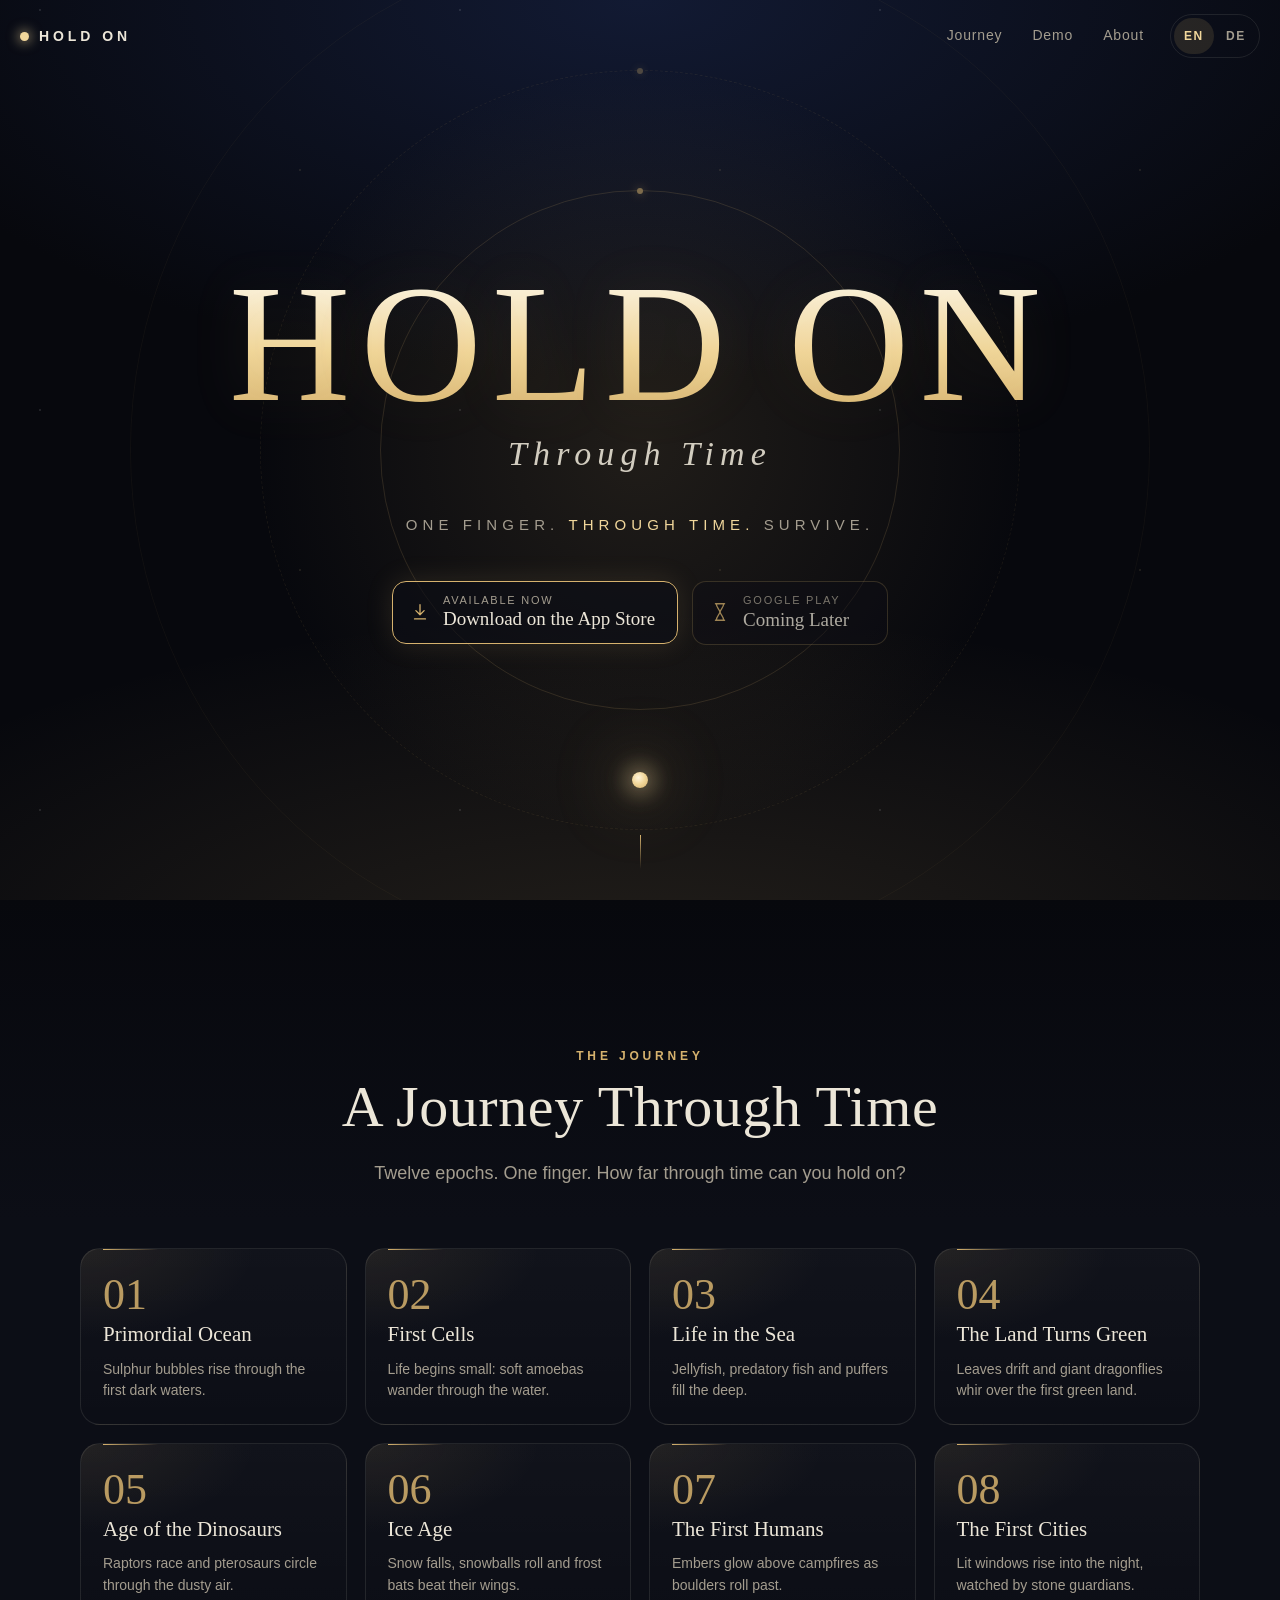
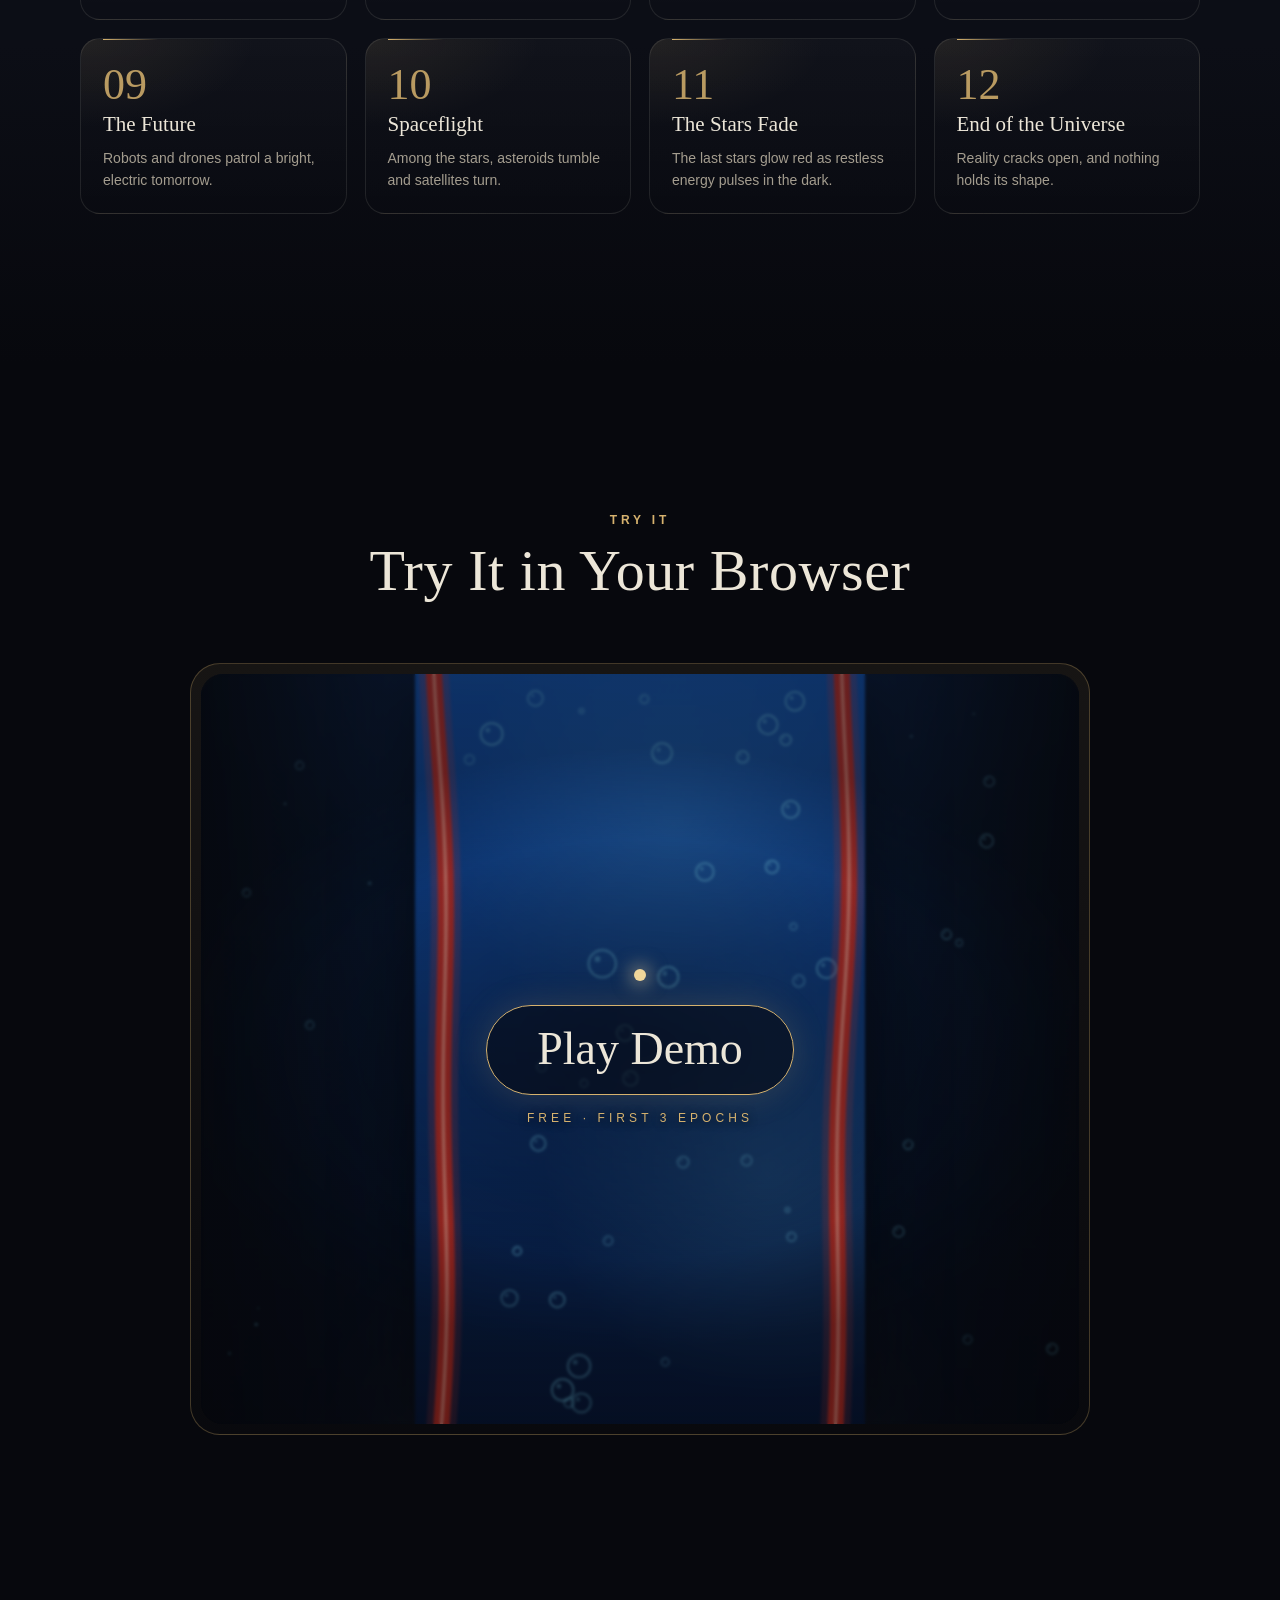
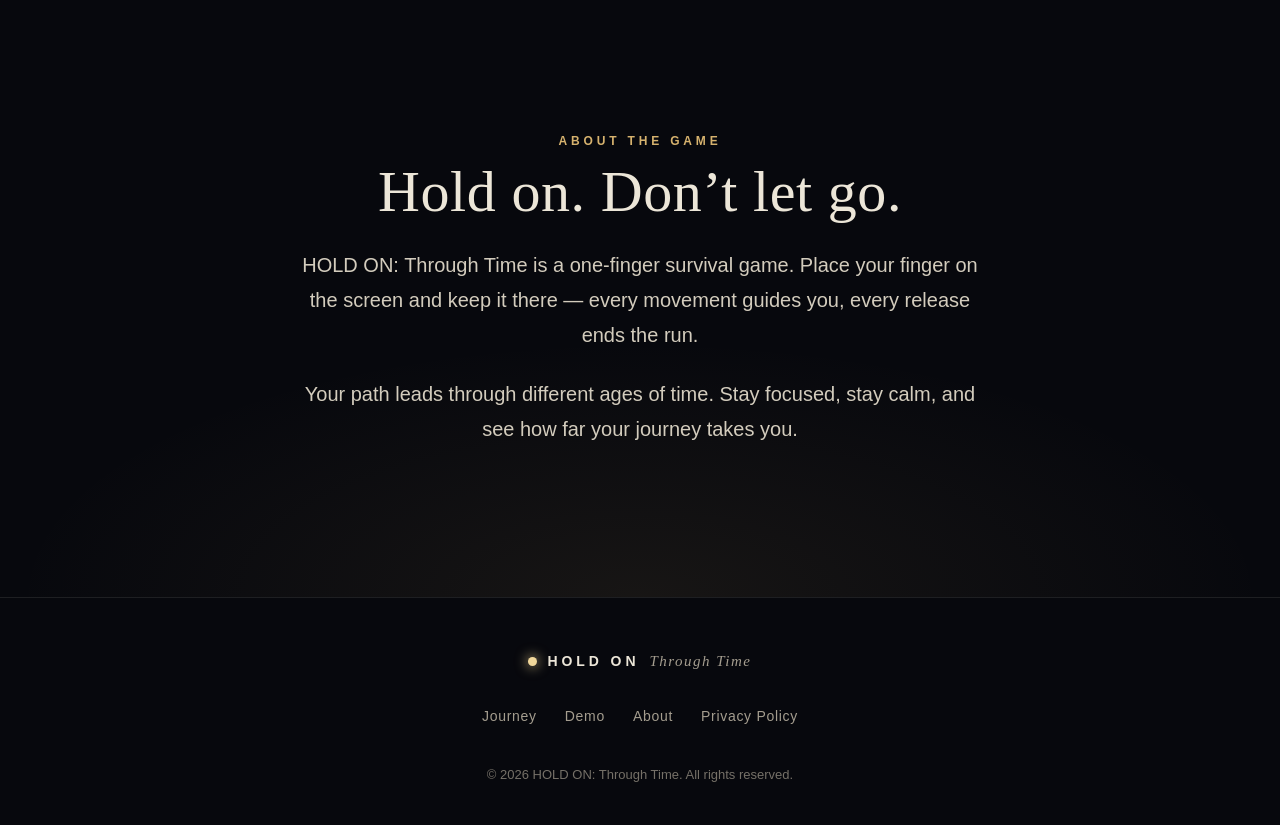
<file: index.html>
<!doctype html>
<html lang="en" data-page="home">
  <head>
    <meta charset="utf-8" />
    <meta name="viewport" content="width=device-width, initial-scale=1, viewport-fit=cover" />
    <title>HOLD ON: Through Time</title>
    <meta name="description" content="HOLD ON: Through Time — a one-finger survival game on a journey through the ages." />
    <meta name="theme-color" content="#07080d" />
    <meta name="color-scheme" content="dark" />
    <link rel="icon" href="assets/img/favicon.svg" type="image/svg+xml" />
    <link rel="stylesheet" href="assets/css/style.css" />
  </head>
  <body>
    <a class="skip" href="#main" data-i18n="skip">Skip to content</a>

    <header class="topbar" id="top">
      <a class="brand" href="./" aria-label="HOLD ON: Through Time, home" data-i18n-label="brand.home">
        <span class="brand-dot" aria-hidden="true"></span>
        <span>HOLD ON</span>
      </a>
      <button class="menu-toggle" type="button" aria-expanded="false" aria-controls="site-nav">
        <span class="sr-only" data-i18n="menu">Menu</span>
        <span class="menu-bars" aria-hidden="true"></span>
      </button>
      <nav class="site-nav" id="site-nav" aria-label="Main" data-i18n-label="nav.main">
        <a href="#journey" data-i18n="nav.journey">Journey</a>
        <a href="#demo" data-i18n="nav.demo">Demo</a>
        <a href="#about" data-i18n="nav.about">About</a>
      </nav>
      <!-- Sprachschalter (assets/js/main.js): Wahl wird nur lokal im Browser gespeichert -->
      <div class="lang-toggle" role="group" aria-label="Language" data-i18n-label="lang.group">
        <button type="button" data-set-lang="en" lang="en" aria-label="English" aria-pressed="true">EN</button>
        <button type="button" data-set-lang="de" lang="de" aria-label="Deutsch" aria-pressed="false">DE</button>
      </div>
    </header>

    <main id="main">
      <!-- ========== HERO ========== -->
      <section class="hero" aria-labelledby="hero-title">
        <div class="hero-sky" aria-hidden="true">
          <div class="stars stars-far"></div>
          <div class="stars stars-near"></div>
          <div class="halo"></div>
          <div class="orbit orbit-1"></div>
          <div class="orbit orbit-2"></div>
          <div class="orbit orbit-3"></div>
          <div class="finger-dot"></div>
        </div>

        <div class="hero-content">
          <h1 class="hero-title" id="hero-title">
            <span class="title-main">HOLD ON</span>
            <span class="title-sub">Through Time</span>
          </h1>
          <p class="claim" data-i18n-html="hero.claim">One Finger. <span>Through Time.</span> Survive.</p>

          <ul class="stores" aria-label="Availability" data-i18n-label="stores.label">
            <li>
              <!-- Offizieller App-Store-Eintrag (seit der Veröffentlichung). Gestaltung passend zur Website. -->
              <a class="store store-live" href="https://apps.apple.com/app/id6834605793" target="_blank" rel="noopener">
                <svg class="store-icon" viewBox="0 0 24 24" aria-hidden="true"><path d="M12 4v11M7.5 10.5 12 15l4.5-4.5M6 19.5h12" /></svg>
                <span class="store-text"><small data-i18n="stores.available">Available now</small><strong data-i18n="stores.download">Download on the App Store</strong></span>
              </a>
            </li>
            <li class="store store-later">
              <svg class="store-icon" viewBox="0 0 24 24" aria-hidden="true"><path d="M7 3h10M7 21h10M8 3c0 4 3 5.5 4 9-1 3.5-4 5-4 9M16 3c0 4-3 5.5-4 9 1 3.5 4 5 4 9" /></svg>
              <span class="store-text"><small>Google Play</small><strong data-i18n="stores.later">Coming Later</strong></span>
            </li>
          </ul>
        </div>

        <a class="scroll-cue" href="#journey" aria-label="Scroll to the journey through time" data-i18n-label="hero.scroll">
          <span aria-hidden="true"></span>
        </a>
      </section>

      <!-- ========== JOURNEY THROUGH TIME ========== -->
      <section class="section journey" id="journey" aria-labelledby="journey-title">
        <div class="section-head reveal">
          <p class="eyebrow" data-i18n="journey.eyebrow">The journey</p>
          <h2 id="journey-title" data-i18n="journey.title">A Journey Through Time</h2>
          <p class="lead" data-i18n="journey.lead">Twelve epochs. One finger. How far through time can you hold on?</p>
        </div>

        <ol class="timeline">
          <!--
            Die zwölf Zeitalter aus dem Spiel, in Spielreihenfolge. Englisch hier, Deutsch in
            assets/js/i18n.js (epoch.N.name / epoch.N.desc). data-name-de ist der Name im Spiel.
            data-epoch und epoch-num nicht verändern.
          -->
          <li class="epoch reveal" data-epoch="1" data-name-de="Urozean">
            <span class="epoch-num">01</span>
            <span class="epoch-name" data-i18n="epoch.1.name">Primordial Ocean</span>
            <p class="epoch-desc" data-i18n="epoch.1.desc">Sulphur bubbles rise through the first dark waters.</p>
          </li>
          <li class="epoch reveal" data-epoch="2" data-name-de="Erste Zellen">
            <span class="epoch-num">02</span>
            <span class="epoch-name" data-i18n="epoch.2.name">First Cells</span>
            <p class="epoch-desc" data-i18n="epoch.2.desc">Life begins small: soft amoebas wander through the water.</p>
          </li>
          <li class="epoch reveal" data-epoch="3" data-name-de="Leben im Meer">
            <span class="epoch-num">03</span>
            <span class="epoch-name" data-i18n="epoch.3.name">Life in the Sea</span>
            <p class="epoch-desc" data-i18n="epoch.3.desc">Jellyfish, predatory fish and puffers fill the deep.</p>
          </li>
          <li class="epoch reveal" data-epoch="4" data-name-de="Das Land wird grün">
            <span class="epoch-num">04</span>
            <span class="epoch-name" data-i18n="epoch.4.name">The Land Turns Green</span>
            <p class="epoch-desc" data-i18n="epoch.4.desc">Leaves drift and giant dragonflies whir over the first green land.</p>
          </li>
          <li class="epoch reveal" data-epoch="5" data-name-de="Zeitalter der Dinosaurier">
            <span class="epoch-num">05</span>
            <span class="epoch-name" data-i18n="epoch.5.name">Age of the Dinosaurs</span>
            <p class="epoch-desc" data-i18n="epoch.5.desc">Raptors race and pterosaurs circle through the dusty air.</p>
          </li>
          <li class="epoch reveal" data-epoch="6" data-name-de="Eiszeit">
            <span class="epoch-num">06</span>
            <span class="epoch-name" data-i18n="epoch.6.name">Ice Age</span>
            <p class="epoch-desc" data-i18n="epoch.6.desc">Snow falls, snowballs roll and frost bats beat their wings.</p>
          </li>
          <li class="epoch reveal" data-epoch="7" data-name-de="Die ersten Menschen">
            <span class="epoch-num">07</span>
            <span class="epoch-name" data-i18n="epoch.7.name">The First Humans</span>
            <p class="epoch-desc" data-i18n="epoch.7.desc">Embers glow above campfires as boulders roll past.</p>
          </li>
          <li class="epoch reveal" data-epoch="8" data-name-de="Die ersten Städte">
            <span class="epoch-num">08</span>
            <span class="epoch-name" data-i18n="epoch.8.name">The First Cities</span>
            <p class="epoch-desc" data-i18n="epoch.8.desc">Lit windows rise into the night, watched by stone guardians.</p>
          </li>
          <li class="epoch reveal" data-epoch="9" data-name-de="Zukunft">
            <span class="epoch-num">09</span>
            <span class="epoch-name" data-i18n="epoch.9.name">The Future</span>
            <p class="epoch-desc" data-i18n="epoch.9.desc">Robots and drones patrol a bright, electric tomorrow.</p>
          </li>
          <li class="epoch reveal" data-epoch="10" data-name-de="Raumfahrt">
            <span class="epoch-num">10</span>
            <span class="epoch-name" data-i18n="epoch.10.name">Spaceflight</span>
            <p class="epoch-desc" data-i18n="epoch.10.desc">Among the stars, asteroids tumble and satellites turn.</p>
          </li>
          <li class="epoch reveal" data-epoch="11" data-name-de="Die Sterne verlöschen">
            <span class="epoch-num">11</span>
            <span class="epoch-name" data-i18n="epoch.11.name">The Stars Fade</span>
            <p class="epoch-desc" data-i18n="epoch.11.desc">The last stars glow red as restless energy pulses in the dark.</p>
          </li>
          <li class="epoch reveal" data-epoch="12" data-name-de="Ende des Universums">
            <span class="epoch-num">12</span>
            <span class="epoch-name" data-i18n="epoch.12.name">End of the Universe</span>
            <p class="epoch-desc" data-i18n="epoch.12.desc">Reality cracks open, and nothing holds its shape.</p>
          </li>
        </ol>
      </section>

      <!-- ========== DEMO ========== -->
      <section class="section demo" id="demo" aria-labelledby="demo-title">
        <div class="section-head reveal">
          <p class="eyebrow" data-i18n="demo.eyebrow">Try it</p>
          <h2 id="demo-title" data-i18n="demo.title">Try It in Your Browser</h2>
        </div>

        <!--
          Browser-Demo (Build aus dem Spiel-Repository, npm run build:demo), auch direkt unter demo/ erreichbar.
          Vor dem Klick: nur eine gezeichnete Urozean-Vorschau (assets/js/demo-embed.js), KEIN Spielcode, kein Ton.
          Erst "Demo spielen" lädt die echte Demo als iframe in die Spalte und blendet die Vorschau aus.
          Links und rechts: dezente Animationen zum aktuellen Zeitalter (assets/js/demo-ambience.js).
          Ohne JavaScript öffnet der Link die Demo-Seite.
        -->
        <div class="demo-frame reveal">
          <div class="demo-stage" id="demo-stage">
            <canvas class="demo-ambience" id="demo-ambience" aria-hidden="true"></canvas>
            <div class="demo-column" id="demo-column">
              <canvas class="demo-preview" id="demo-preview" aria-hidden="true"></canvas>
            </div>
            <a class="demo-poster demo-link" id="demo-start" href="demo/">
              <span class="demo-dot" aria-hidden="true"></span>
              <span class="demo-label demo-button" data-i18n="demo.label">Play Demo</span>
              <span class="demo-status" data-i18n="demo.status">Free · First 3 Epochs</span>
            </a>
          </div>
        </div>
        <p class="demo-tools" id="demo-tools" hidden>
          <button class="demo-tool" id="demo-close" type="button" data-i18n="demo.close">Close demo</button>
          <span class="demo-sep" aria-hidden="true">·</span>
          <a class="demo-tool" href="demo/" data-i18n="demo.open">Open as full page</a>
        </p>
      </section>

      <!-- ========== ABOUT ========== -->
      <section class="section about" id="about" aria-labelledby="about-title">
        <div class="about-inner reveal">
          <p class="eyebrow" data-i18n="about.eyebrow">About the game</p>
          <h2 id="about-title" data-i18n="about.title">Hold on. Don’t let go.</h2>
          <p data-i18n="about.p1">
            HOLD ON: Through Time is a one-finger survival game. Place your finger on the screen and keep it
            there — every movement guides you, every release ends the run.
          </p>
          <p data-i18n="about.p2">
            Your path leads through different ages of time. Stay focused, stay calm, and see how far your
            journey takes you.
          </p>
        </div>
      </section>
    </main>

    <footer class="footer">
      <div class="footer-inner">
        <a class="brand brand-footer" href="./"><span class="brand-dot" aria-hidden="true"></span><span>HOLD ON</span><em>Through Time</em></a>
        <nav class="footer-nav" aria-label="Footer" data-i18n-label="nav.footer">
          <a href="#journey" data-i18n="nav.journey">Journey</a>
          <a href="#demo" data-i18n="nav.demo">Demo</a>
          <a href="#about" data-i18n="nav.about">About</a>
          <a href="privacy/" data-i18n="nav.privacy">Privacy Policy</a>
        </nav>
        <p class="copyright">© <span data-year>2026</span> HOLD ON: Through Time. <span data-i18n="footer.rights">All rights reserved.</span></p>
      </div>
    </footer>

    <script src="assets/js/i18n.js" defer></script>
    <script src="assets/js/main.js" defer></script>
    <script src="assets/js/demo-ambience.js" defer></script>
    <script src="assets/js/demo-embed.js" defer></script>
  </body>
</html>
</file>
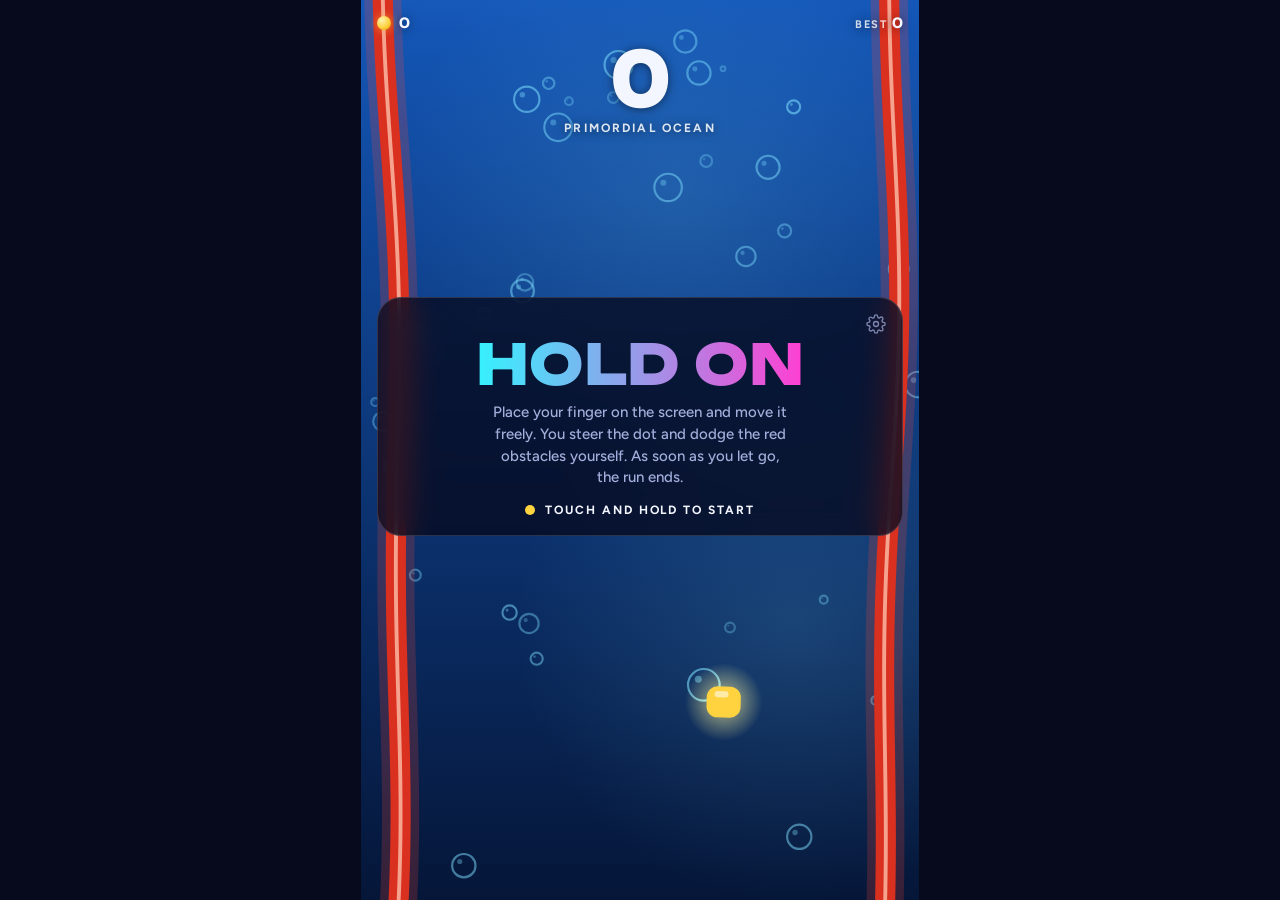
<file: demo/index.html>
<!doctype html>
<html lang="en">
  <head>
    <meta charset="utf-8" />
    <meta name="viewport" content="width=device-width, initial-scale=1, viewport-fit=cover, user-scalable=no" />
    <meta name="theme-color" content="#070a1c" />
    <meta name="mobile-web-app-capable" content="yes" />
    <meta name="apple-mobile-web-app-capable" content="yes" />
    <meta name="apple-mobile-web-app-status-bar-style" content="black-translucent" />
    <title>Hold On</title>
    <link rel="icon" href="./favicon.svg" type="image/svg+xml" />
    <script type="module" crossorigin src="./assets/index-DGToCEo5.js"></script>
    <link rel="stylesheet" crossorigin href="./assets/index-CHdANdi_.css">
  </head>
  <body>
    <div class="stage" id="stage">
      <!-- Texte: Englisch als Standard, beim Start in die Gerätesprache übersetzt (data-i18n, src/i18n) -->
      <canvas id="c" role="img" data-i18n-label="canvas.label" aria-label="Hold On game field. Keep your finger down and move freely to dodge the obstacles."></canvas>
      <div class="hud">
        <div class="top">
          <div class="chip"><span class="coin"></span><span id="coins">0</span></div>
          <div class="rec"><span data-i18n="hud.best">Best</span><b id="best">0</b></div>
        </div>
        <div class="score" id="score">0</div>
        <div class="epoch" id="epochName">Primordial Ocean</div>
      </div>
      <div class="banner" id="banner"></div>
      <div class="panel" id="panel"></div>
      <div class="settings" id="settings" role="dialog" aria-modal="true" aria-labelledby="settingsTitle">
        <div class="sheet">
          <div class="sheet-head">
            <h2 class="eyebrow" id="settingsTitle" data-i18n="settings.title">Settings</h2>
            <button class="close" type="button" data-close data-i18n-label="settings.close" aria-label="Close"><svg viewBox="0 0 24 24" aria-hidden="true"><path d="M6 6l12 12M18 6L6 18" /></svg></button>
          </div>
          <button class="switch" type="button" role="switch" aria-checked="true" data-setting="music"><span data-i18n="settings.music">Music</span><i></i></button>
          <button class="switch" type="button" role="switch" aria-checked="true" data-setting="sfx"><span data-i18n="settings.sfx">Sound effects</span><i></i></button>
          <button class="switch" type="button" role="switch" aria-checked="true" data-setting="haptics"><span data-i18n="settings.haptics">Haptics</span><i></i></button>
          <!-- Nur sichtbar, wenn Google Datenschutz-Optionen verlangt (src/ui/settings.js) -->
          <button class="switch privacy-row" type="button" data-privacy hidden><span data-i18n="settings.privacyOptions">Privacy Options</span><svg viewBox="0 0 24 24" aria-hidden="true"><path d="M9 6l6 6-6 6" /></svg></button>
          <!-- Öffnet die Datenschutzseite in der App (src/ui/settings.js, src/services/privacyPolicy.js) -->
          <button class="switch privacy-row" type="button" data-policy hidden><span data-i18n="settings.privacyPolicy">Privacy Policy</span><svg viewBox="0 0 24 24" aria-hidden="true"><path d="M9 6l6 6-6 6" /></svg></button>
        </div>
      </div>
    </div>
    <noscript>Hold On needs JavaScript. · Hold On braucht JavaScript.</noscript>
  </body>
</html>
</file>
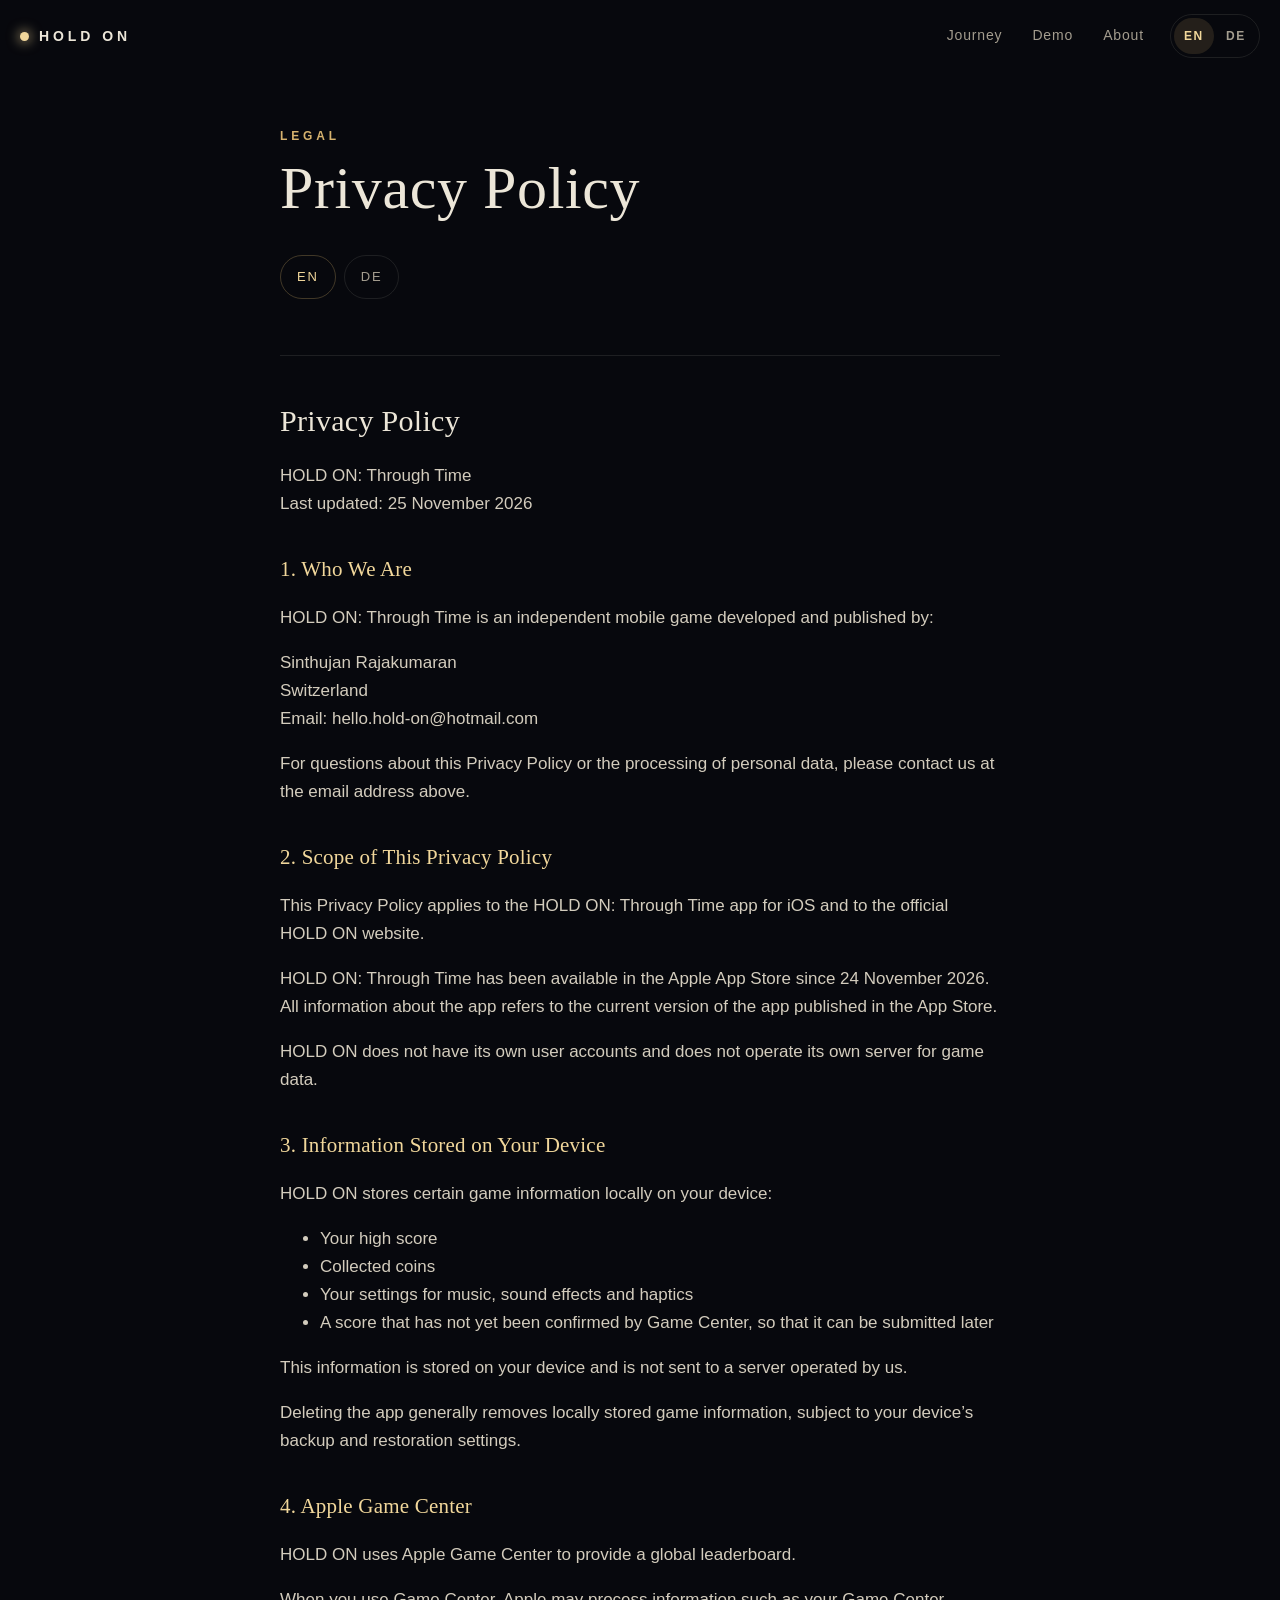
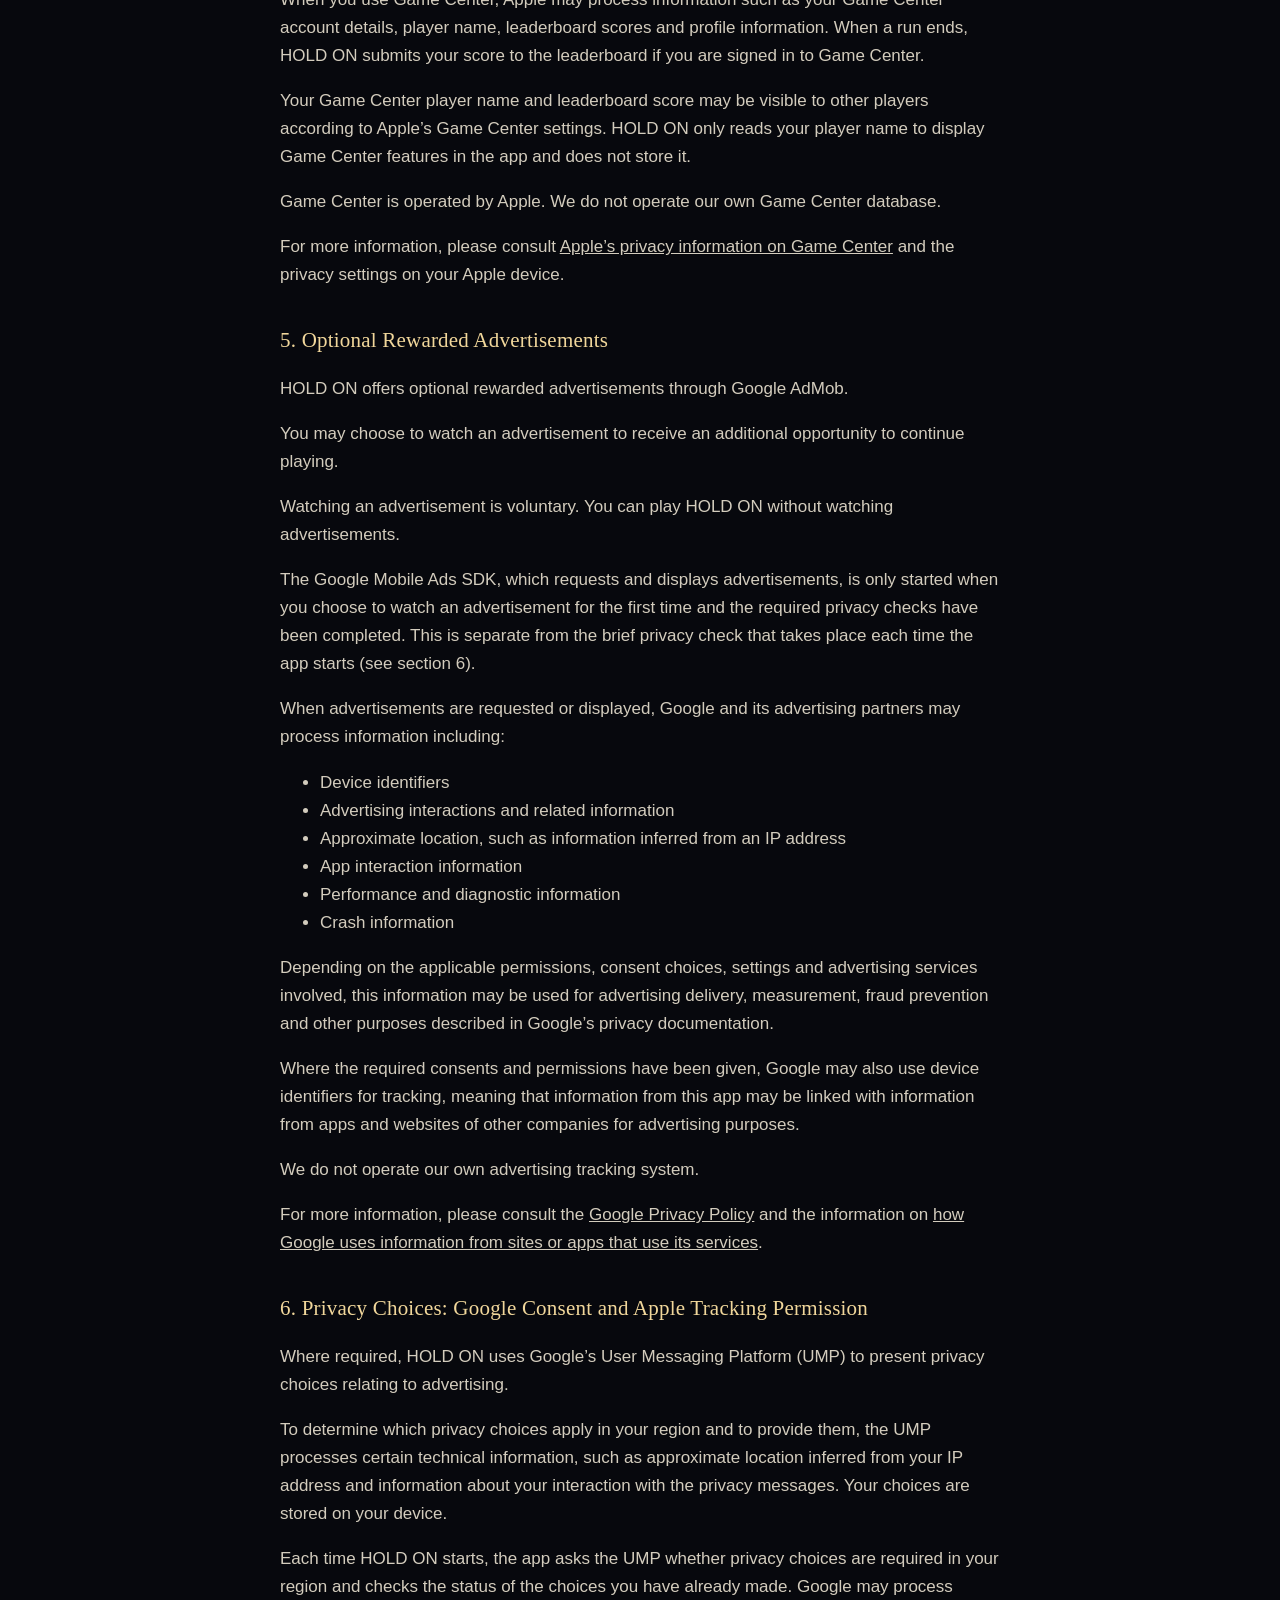
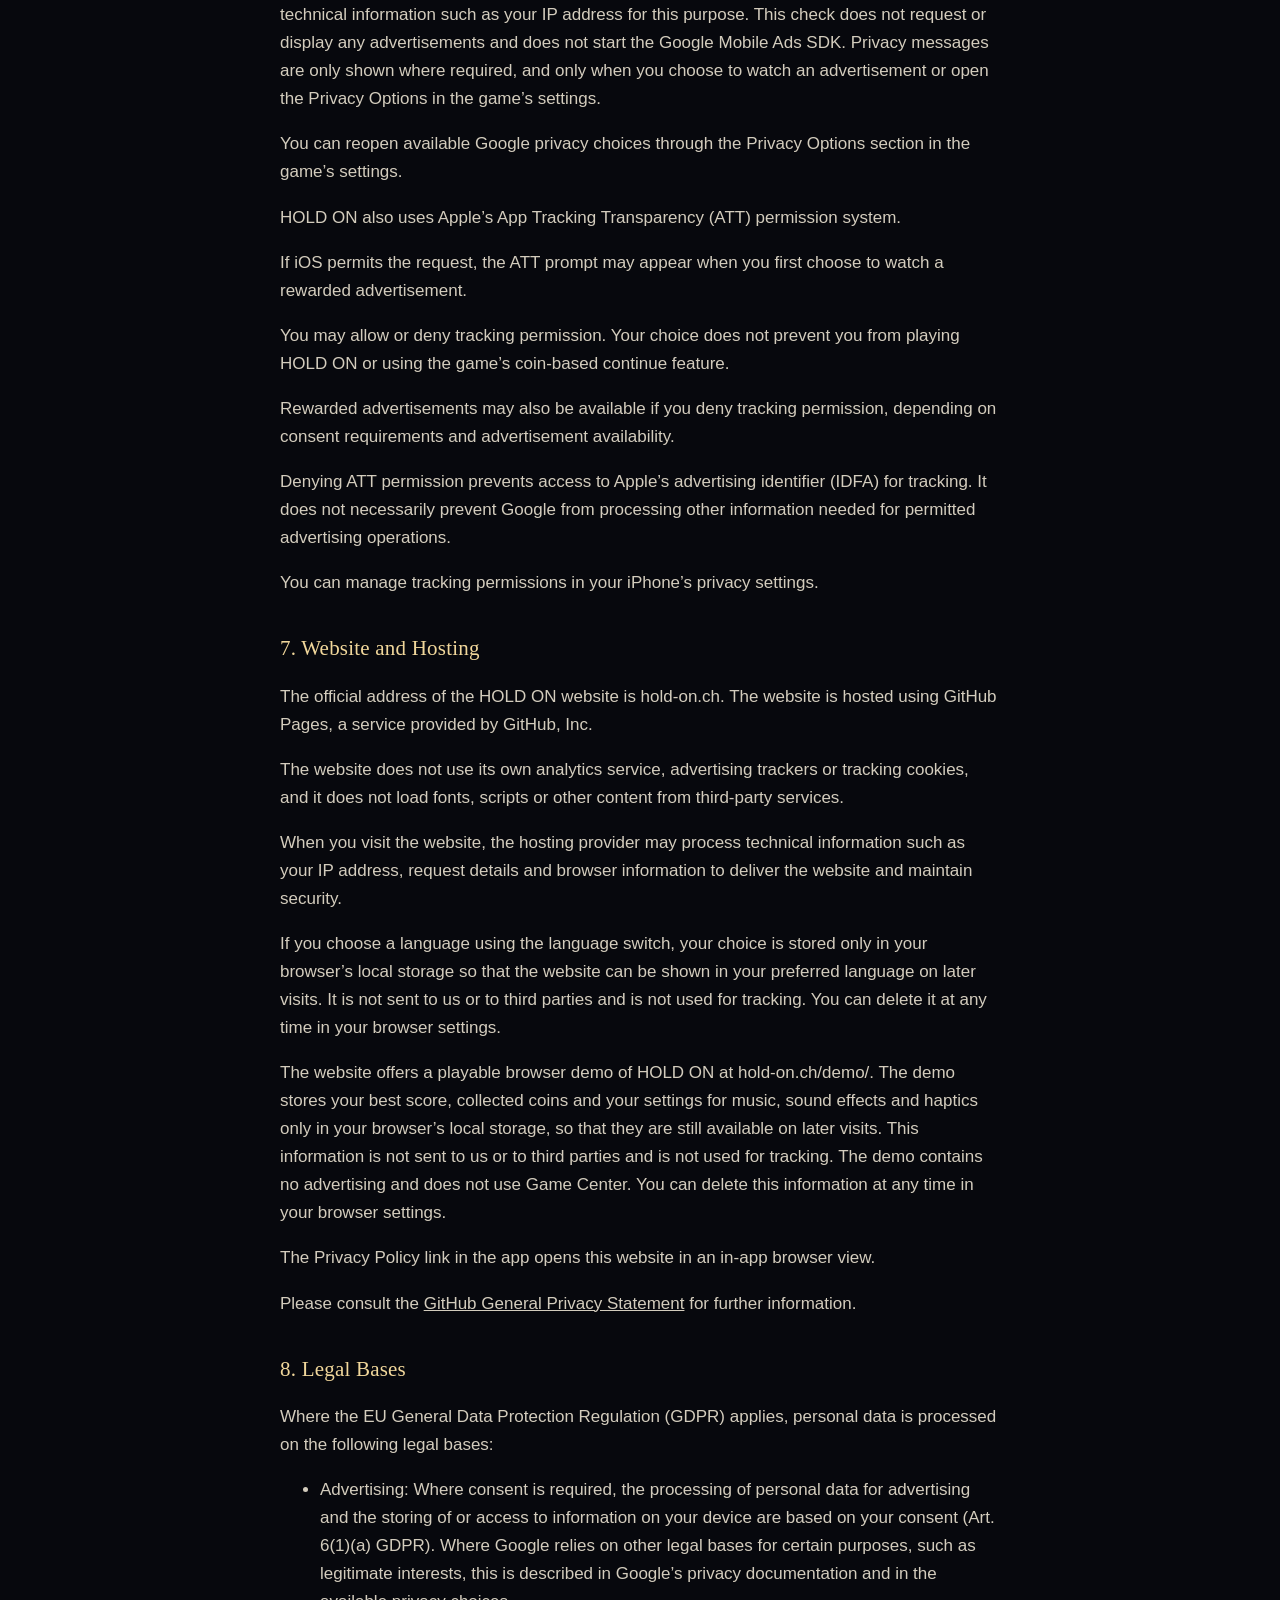
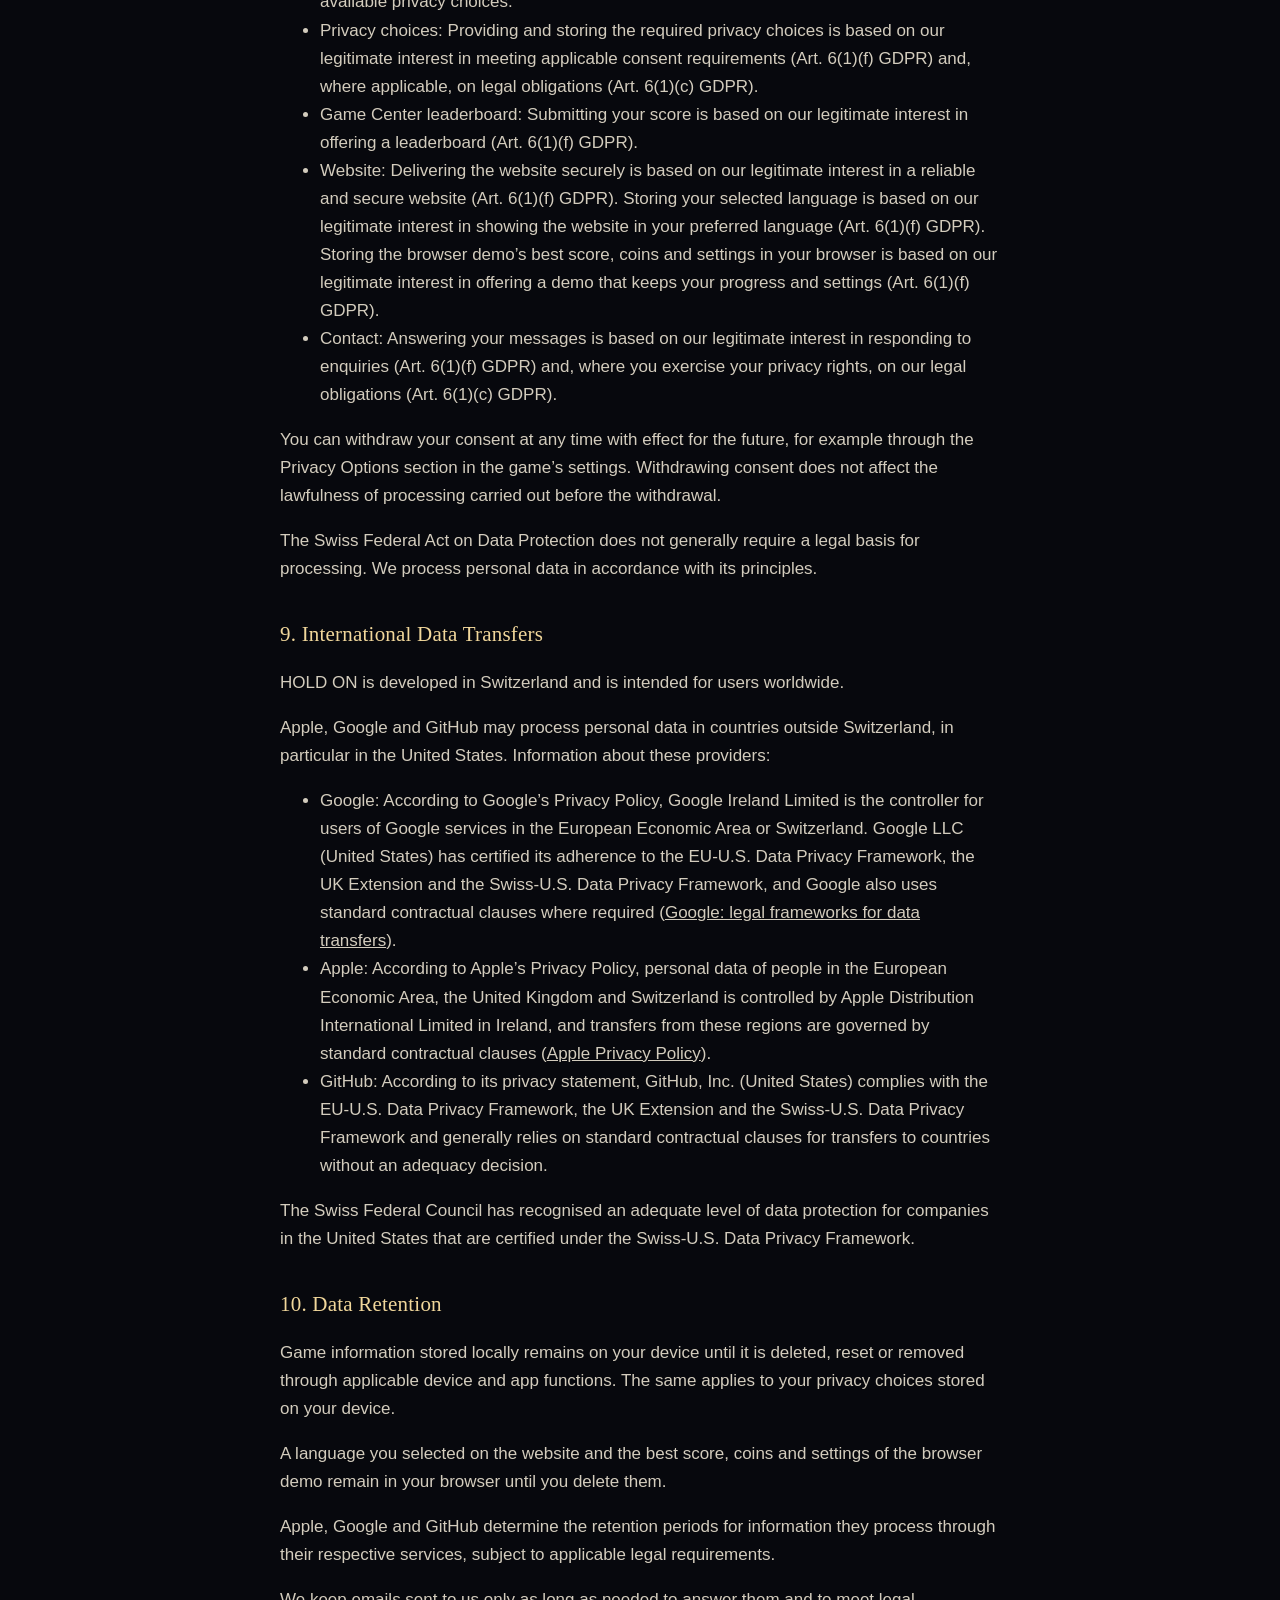
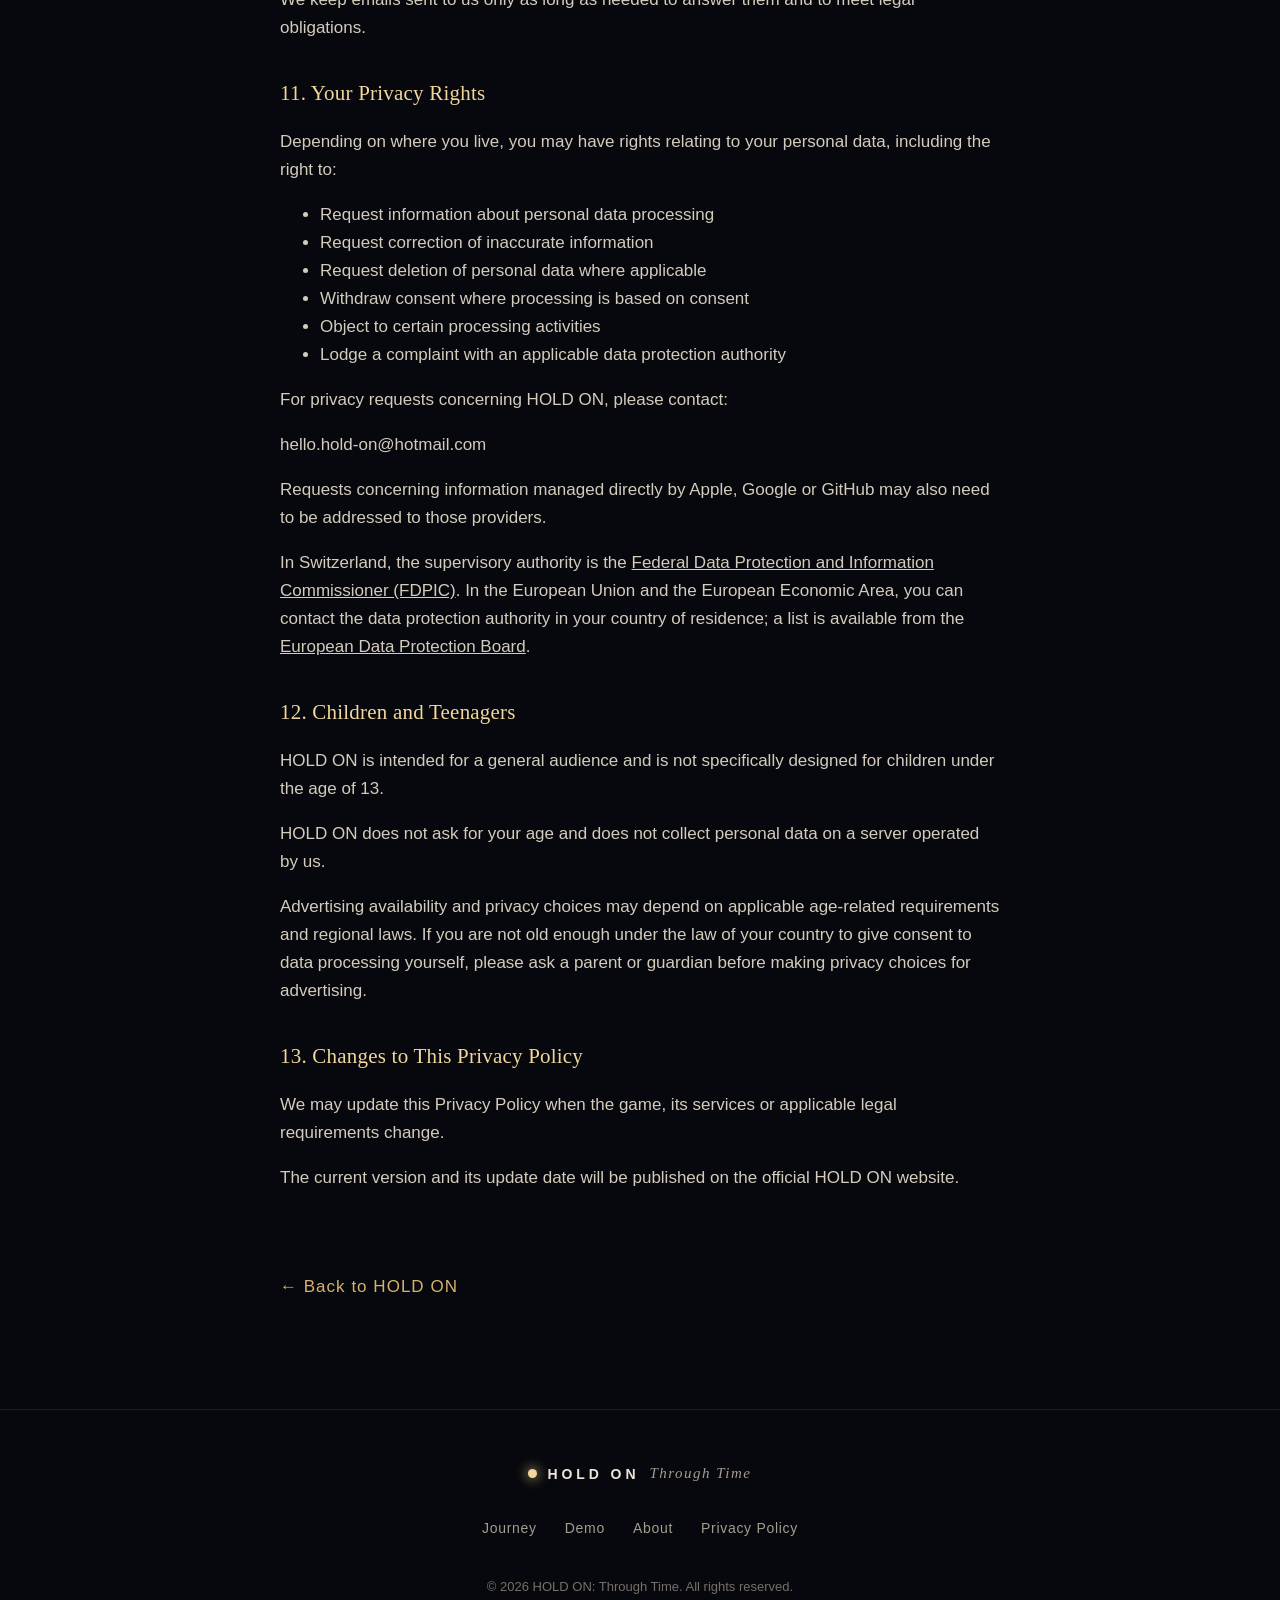
<file: privacy/index.html>
<!doctype html>
<html lang="en" data-page="privacy">
  <head>
    <meta charset="utf-8" />
    <meta name="viewport" content="width=device-width, initial-scale=1, viewport-fit=cover" />
    <title>Privacy Policy · HOLD ON: Through Time</title>
    <meta name="description" content="Privacy Policy for HOLD ON: Through Time." />
    <meta name="theme-color" content="#07080d" />
    <meta name="color-scheme" content="dark" />
    <link rel="icon" href="../assets/img/favicon.svg" type="image/svg+xml" />
    <link rel="stylesheet" href="../assets/css/style.css" />
  </head>
  <body>
    <a class="skip" href="#main" data-i18n="skip">Skip to content</a>

    <header class="topbar">
      <a class="brand" href="../" aria-label="HOLD ON: Through Time, home" data-i18n-label="brand.home">
        <span class="brand-dot" aria-hidden="true"></span>
        <span>HOLD ON</span>
      </a>
      <button class="menu-toggle" type="button" aria-expanded="false" aria-controls="site-nav">
        <span class="sr-only" data-i18n="menu">Menu</span>
        <span class="menu-bars" aria-hidden="true"></span>
      </button>
      <nav class="site-nav" id="site-nav" aria-label="Main" data-i18n-label="nav.main">
        <a href="../#journey" data-i18n="nav.journey">Journey</a>
        <a href="../#demo" data-i18n="nav.demo">Demo</a>
        <a href="../#about" data-i18n="nav.about">About</a>
      </nav>
      <!-- Sprachschalter (assets/js/main.js): Wahl wird nur lokal im Browser gespeichert -->
      <div class="lang-toggle" role="group" aria-label="Language" data-i18n-label="lang.group">
        <button type="button" data-set-lang="en" lang="en" aria-label="English" aria-pressed="true">EN</button>
        <button type="button" data-set-lang="de" lang="de" aria-label="Deutsch" aria-pressed="false">DE</button>
      </div>
    </header>

    <main class="page" id="main">
      <p class="eyebrow" data-i18n="privacy.eyebrow">Legal</p>
      <h1 data-i18n="privacy.heading">Privacy Policy</h1>

      <nav class="lang-switch" aria-label="Language" data-i18n-label="lang.group">
        <a href="#en" hreflang="en" data-set-lang="en">EN</a>
        <a href="#de" hreflang="de" data-set-lang="de">DE</a>
      </nav>

      <!-- ===================== ENGLISH ===================== -->
      <section class="lang-block" id="en" lang="en" aria-labelledby="en-title">
        <h2 id="en-title">Privacy Policy</h2>
        <p class="policy-meta">HOLD ON: Through Time<br />Last updated: 25 November 2026</p>
        <h3>1. Who We Are</h3>
        <p>HOLD ON: Through Time is an independent mobile game developed and published by:</p>
        <p>Sinthujan Rajakumaran<br />Switzerland<br />Email: hello.hold-on@hotmail.com</p>
        <p>For questions about this Privacy Policy or the processing of personal data, please contact us at the email address above.</p>
        <h3>2. Scope of This Privacy Policy</h3>
        <p>This Privacy Policy applies to the HOLD ON: Through Time app for iOS and to the official HOLD ON website.</p>
        <p>HOLD ON: Through Time has been available in the Apple App Store since 24 November 2026. All information about the app refers to the current version of the app published in the App Store.</p>
        <p>HOLD ON does not have its own user accounts and does not operate its own server for game data.</p>
        <h3>3. Information Stored on Your Device</h3>
        <p>HOLD ON stores certain game information locally on your device:</p>
        <ul>
          <li>Your high score</li>
          <li>Collected coins</li>
          <li>Your settings for music, sound effects and haptics</li>
          <li>A score that has not yet been confirmed by Game Center, so that it can be submitted later</li>
        </ul>
        <p>This information is stored on your device and is not sent to a server operated by us.</p>
        <p>Deleting the app generally removes locally stored game information, subject to your device’s backup and restoration settings.</p>
        <h3>4. Apple Game Center</h3>
        <p>HOLD ON uses Apple Game Center to provide a global leaderboard.</p>
        <p>When you use Game Center, Apple may process information such as your Game Center account details, player name, leaderboard scores and profile information. When a run ends, HOLD ON submits your score to the leaderboard if you are signed in to Game Center.</p>
        <p>Your Game Center player name and leaderboard score may be visible to other players according to Apple’s Game Center settings. HOLD ON only reads your player name to display Game Center features in the app and does not store it.</p>
        <p>Game Center is operated by Apple. We do not operate our own Game Center database.</p>
        <p>For more information, please consult <a href="https://www.apple.com/legal/privacy/data/en/game-center/">Apple’s privacy information on Game Center</a> and the privacy settings on your Apple device.</p>
        <h3>5. Optional Rewarded Advertisements</h3>
        <p>HOLD ON offers optional rewarded advertisements through Google AdMob.</p>
        <p>You may choose to watch an advertisement to receive an additional opportunity to continue playing.</p>
        <p>Watching an advertisement is voluntary. You can play HOLD ON without watching advertisements.</p>
        <p>The Google Mobile Ads SDK, which requests and displays advertisements, is only started when you choose to watch an advertisement for the first time and the required privacy checks have been completed. This is separate from the brief privacy check that takes place each time the app starts (see section 6).</p>
        <p>When advertisements are requested or displayed, Google and its advertising partners may process information including:</p>
        <ul>
          <li>Device identifiers</li>
          <li>Advertising interactions and related information</li>
          <li>Approximate location, such as information inferred from an IP address</li>
          <li>App interaction information</li>
          <li>Performance and diagnostic information</li>
          <li>Crash information</li>
        </ul>
        <p>Depending on the applicable permissions, consent choices, settings and advertising services involved, this information may be used for advertising delivery, measurement, fraud prevention and other purposes described in Google’s privacy documentation.</p>
        <p>Where the required consents and permissions have been given, Google may also use device identifiers for tracking, meaning that information from this app may be linked with information from apps and websites of other companies for advertising purposes.</p>
        <p>We do not operate our own advertising tracking system.</p>
        <p>For more information, please consult the <a href="https://policies.google.com/privacy">Google Privacy Policy</a> and the information on <a href="https://policies.google.com/technologies/partner-sites">how Google uses information from sites or apps that use its services</a>.</p>
        <h3>6. Privacy Choices: Google Consent and Apple Tracking Permission</h3>
        <p>Where required, HOLD ON uses Google’s User Messaging Platform (UMP) to present privacy choices relating to advertising.</p>
        <p>To determine which privacy choices apply in your region and to provide them, the UMP processes certain technical information, such as approximate location inferred from your IP address and information about your interaction with the privacy messages. Your choices are stored on your device.</p>
        <p>Each time HOLD ON starts, the app asks the UMP whether privacy choices are required in your region and checks the status of the choices you have already made. Google may process technical information such as your IP address for this purpose. This check does not request or display any advertisements and does not start the Google Mobile Ads SDK. Privacy messages are only shown where required, and only when you choose to watch an advertisement or open the Privacy Options in the game’s settings.</p>
        <p>You can reopen available Google privacy choices through the Privacy Options section in the game’s settings.</p>
        <p>HOLD ON also uses Apple’s App Tracking Transparency (ATT) permission system.</p>
        <p>If iOS permits the request, the ATT prompt may appear when you first choose to watch a rewarded advertisement.</p>
        <p>You may allow or deny tracking permission. Your choice does not prevent you from playing HOLD ON or using the game’s coin-based continue feature.</p>
        <p>Rewarded advertisements may also be available if you deny tracking permission, depending on consent requirements and advertisement availability.</p>
        <p>Denying ATT permission prevents access to Apple’s advertising identifier (IDFA) for tracking. It does not necessarily prevent Google from processing other information needed for permitted advertising operations.</p>
        <p>You can manage tracking permissions in your iPhone’s privacy settings.</p>
        <h3>7. Website and Hosting</h3>
        <p>The official address of the HOLD ON website is hold-on.ch. The website is hosted using GitHub Pages, a service provided by GitHub, Inc.</p>
        <p>The website does not use its own analytics service, advertising trackers or tracking cookies, and it does not load fonts, scripts or other content from third-party services.</p>
        <p>When you visit the website, the hosting provider may process technical information such as your IP address, request details and browser information to deliver the website and maintain security.</p>
        <p>If you choose a language using the language switch, your choice is stored only in your browser’s local storage so that the website can be shown in your preferred language on later visits. It is not sent to us or to third parties and is not used for tracking. You can delete it at any time in your browser settings.</p>
        <p>The website offers a playable browser demo of HOLD ON at hold-on.ch/demo/. The demo stores your best score, collected coins and your settings for music, sound effects and haptics only in your browser’s local storage, so that they are still available on later visits. This information is not sent to us or to third parties and is not used for tracking. The demo contains no advertising and does not use Game Center. You can delete this information at any time in your browser settings.</p>
        <p>The Privacy Policy link in the app opens this website in an in-app browser view.</p>
        <p>Please consult the <a href="https://docs.github.com/en/site-policy/privacy-policies/github-general-privacy-statement">GitHub General Privacy Statement</a> for further information.</p>
        <h3>8. Legal Bases</h3>
        <p>Where the EU General Data Protection Regulation (GDPR) applies, personal data is processed on the following legal bases:</p>
        <ul>
          <li>Advertising: Where consent is required, the processing of personal data for advertising and the storing of or access to information on your device are based on your consent (Art. 6(1)(a) GDPR). Where Google relies on other legal bases for certain purposes, such as legitimate interests, this is described in Google’s privacy documentation and in the available privacy choices.</li>
          <li>Privacy choices: Providing and storing the required privacy choices is based on our legitimate interest in meeting applicable consent requirements (Art. 6(1)(f) GDPR) and, where applicable, on legal obligations (Art. 6(1)(c) GDPR).</li>
          <li>Game Center leaderboard: Submitting your score is based on our legitimate interest in offering a leaderboard (Art. 6(1)(f) GDPR).</li>
          <li>Website: Delivering the website securely is based on our legitimate interest in a reliable and secure website (Art. 6(1)(f) GDPR). Storing your selected language is based on our legitimate interest in showing the website in your preferred language (Art. 6(1)(f) GDPR). Storing the browser demo’s best score, coins and settings in your browser is based on our legitimate interest in offering a demo that keeps your progress and settings (Art. 6(1)(f) GDPR).</li>
          <li>Contact: Answering your messages is based on our legitimate interest in responding to enquiries (Art. 6(1)(f) GDPR) and, where you exercise your privacy rights, on our legal obligations (Art. 6(1)(c) GDPR).</li>
        </ul>
        <p>You can withdraw your consent at any time with effect for the future, for example through the Privacy Options section in the game’s settings. Withdrawing consent does not affect the lawfulness of processing carried out before the withdrawal.</p>
        <p>The Swiss Federal Act on Data Protection does not generally require a legal basis for processing. We process personal data in accordance with its principles.</p>
        <h3>9. International Data Transfers</h3>
        <p>HOLD ON is developed in Switzerland and is intended for users worldwide.</p>
        <p>Apple, Google and GitHub may process personal data in countries outside Switzerland, in particular in the United States. Information about these providers:</p>
        <ul>
          <li>Google: According to Google’s Privacy Policy, Google Ireland Limited is the controller for users of Google services in the European Economic Area or Switzerland. Google LLC (United States) has certified its adherence to the EU-U.S. Data Privacy Framework, the UK Extension and the Swiss-U.S. Data Privacy Framework, and Google also uses standard contractual clauses where required (<a href="https://policies.google.com/privacy/frameworks">Google: legal frameworks for data transfers</a>).</li>
          <li>Apple: According to Apple’s Privacy Policy, personal data of people in the European Economic Area, the United Kingdom and Switzerland is controlled by Apple Distribution International Limited in Ireland, and transfers from these regions are governed by standard contractual clauses (<a href="https://www.apple.com/legal/privacy/">Apple Privacy Policy</a>).</li>
          <li>GitHub: According to its privacy statement, GitHub, Inc. (United States) complies with the EU-U.S. Data Privacy Framework, the UK Extension and the Swiss-U.S. Data Privacy Framework and generally relies on standard contractual clauses for transfers to countries without an adequacy decision.</li>
        </ul>
        <p>The Swiss Federal Council has recognised an adequate level of data protection for companies in the United States that are certified under the Swiss-U.S. Data Privacy Framework.</p>
        <h3>10. Data Retention</h3>
        <p>Game information stored locally remains on your device until it is deleted, reset or removed through applicable device and app functions. The same applies to your privacy choices stored on your device.</p>
        <p>A language you selected on the website and the best score, coins and settings of the browser demo remain in your browser until you delete them.</p>
        <p>Apple, Google and GitHub determine the retention periods for information they process through their respective services, subject to applicable legal requirements.</p>
        <p>We keep emails sent to us only as long as needed to answer them and to meet legal obligations.</p>
        <h3>11. Your Privacy Rights</h3>
        <p>Depending on where you live, you may have rights relating to your personal data, including the right to:</p>
        <ul>
          <li>Request information about personal data processing</li>
          <li>Request correction of inaccurate information</li>
          <li>Request deletion of personal data where applicable</li>
          <li>Withdraw consent where processing is based on consent</li>
          <li>Object to certain processing activities</li>
          <li>Lodge a complaint with an applicable data protection authority</li>
        </ul>
        <p>For privacy requests concerning HOLD ON, please contact:</p>
        <p>hello.hold-on@hotmail.com</p>
        <p>Requests concerning information managed directly by Apple, Google or GitHub may also need to be addressed to those providers.</p>
        <p>In Switzerland, the supervisory authority is the <a href="https://www.edoeb.admin.ch/">Federal Data Protection and Information Commissioner (FDPIC)</a>. In the European Union and the European Economic Area, you can contact the data protection authority in your country of residence; a list is available from the <a href="https://www.edpb.europa.eu/about-edpb/about-edpb/members_en">European Data Protection Board</a>.</p>
        <h3>12. Children and Teenagers</h3>
        <p>HOLD ON is intended for a general audience and is not specifically designed for children under the age of 13.</p>
        <p>HOLD ON does not ask for your age and does not collect personal data on a server operated by us.</p>
        <p>Advertising availability and privacy choices may depend on applicable age-related requirements and regional laws. If you are not old enough under the law of your country to give consent to data processing yourself, please ask a parent or guardian before making privacy choices for advertising.</p>
        <h3>13. Changes to This Privacy Policy</h3>
        <p>We may update this Privacy Policy when the game, its services or applicable legal requirements change.</p>
        <p>The current version and its update date will be published on the official HOLD ON website.</p>
      </section>

      <!-- ===================== DEUTSCH ===================== -->
      <section class="lang-block" id="de" lang="de" aria-labelledby="de-title">
        <h2 id="de-title">Datenschutzerklärung</h2>
        <p class="policy-meta">HOLD ON: Through Time<br />Letzte Aktualisierung: 25. November 2026</p>
        <h3>1. Wer wir sind</h3>
        <p>HOLD ON: Through Time ist ein unabhängiges Handyspiel, das von folgender Person entwickelt und veröffentlicht wird:</p>
        <p>Sinthujan Rajakumaran<br />Schweiz<br />E-Mail: hello.hold-on@hotmail.com</p>
        <p>Wenn du Fragen zu dieser Datenschutzerklärung oder zur Verarbeitung personenbezogener Daten hast, kannst du uns über die oben genannte E-Mail-Adresse kontaktieren.</p>
        <h3>2. Geltungsbereich dieser Datenschutzerklärung</h3>
        <p>Diese Datenschutzerklärung gilt für die App HOLD ON: Through Time für iOS und für die offizielle HOLD-ON-Website.</p>
        <p>HOLD ON: Through Time ist seit dem 24. November 2026 im Apple App Store erhältlich. Alle Angaben zur App beziehen sich auf die aktuelle, im App Store veröffentlichte Version der App.</p>
        <p>HOLD ON hat keine eigenen Benutzerkonten und betreibt keinen eigenen Server für Spieldaten.</p>
        <h3>3. Welche Daten auf deinem Gerät gespeichert werden</h3>
        <p>HOLD ON speichert bestimmte Spielinformationen direkt auf deinem Gerät:</p>
        <ul>
          <li>Dein persönlicher Highscore</li>
          <li>Deine gesammelten Münzen</li>
          <li>Deine Einstellungen für Musik, Soundeffekte und Haptik</li>
          <li>Eine Punktzahl, die von Game Center noch nicht bestätigt wurde, damit sie später übermittelt werden kann</li>
        </ul>
        <p>Diese Informationen bleiben auf deinem Gerät und werden nicht an einen von uns betriebenen Server übertragen.</p>
        <p>Wenn du die App löschst, werden die lokal gespeicherten Spieldaten normalerweise ebenfalls entfernt. Abhängig von deinen Geräteeinstellungen können jedoch Sicherungskopien bestehen bleiben.</p>
        <h3>4. Apple Game Center</h3>
        <p>HOLD ON verwendet Apple Game Center, um eine weltweite Bestenliste anzubieten.</p>
        <p>Wenn du Game Center verwendest, kann Apple beispielsweise Informationen zu deinem Game-Center-Konto, deinen Spielernamen, deine Punktzahlen und Informationen zu deinem Spielerprofil verarbeiten. Am Ende eines Laufs übermittelt HOLD ON deine Punktzahl an die Bestenliste, wenn du bei Game Center angemeldet bist.</p>
        <p>Dein Spielername und deine Punktzahl können entsprechend den Game-Center-Einstellungen von Apple für andere Spieler sichtbar sein. HOLD ON liest deinen Spielernamen nur, um Game-Center-Funktionen in der App anzuzeigen, und speichert ihn nicht.</p>
        <p>Game Center wird von Apple betrieben. Wir betreiben keine eigene Game-Center-Datenbank.</p>
        <p>Weitere Informationen findest du in den <a href="https://www.apple.com/legal/privacy/data/en/game-center/">Datenschutzinformationen von Apple zu Game Center</a> und in den Datenschutzeinstellungen deines Apple-Geräts.</p>
        <h3>5. Freiwillige Werbevideos</h3>
        <p>HOLD ON bietet freiwillige Werbevideos über Google AdMob an.</p>
        <p>Du kannst selbst entscheiden, ob du ein Werbevideo anschauen möchtest, um eine zusätzliche Möglichkeit zum Weiterspielen zu erhalten.</p>
        <p>Das Anschauen von Werbung ist freiwillig. Du kannst HOLD ON auch ohne Werbevideos spielen.</p>
        <p>Das Werbe-SDK von Google (Google Mobile Ads SDK), das Werbung anfordert und anzeigt, wird erst gestartet, wenn du zum ersten Mal ein Werbevideo anschauen möchtest und die erforderlichen Datenschutzprüfungen abgeschlossen sind. Davon zu unterscheiden ist die kurze Datenschutzprüfung bei jedem App-Start (siehe Abschnitt 6).</p>
        <p>Wenn Werbung angefordert oder angezeigt wird, können Google und beteiligte Werbepartner unter anderem folgende Informationen verarbeiten:</p>
        <ul>
          <li>Gerätekennungen</li>
          <li>Informationen über Werbung und die Interaktion mit Anzeigen</li>
          <li>Ungefähre Standortinformationen, beispielsweise anhand der IP-Adresse</li>
          <li>Informationen über die Nutzung der App</li>
          <li>Leistungs- und Diagnosedaten</li>
          <li>Absturzinformationen</li>
        </ul>
        <p>Je nach erteilten Berechtigungen, Einwilligungen, Einstellungen und beteiligten Werbediensten können diese Informationen für die Auslieferung und Messung von Werbung, zur Betrugsbekämpfung und für weitere in den Datenschutzinformationen von Google beschriebene Zwecke verwendet werden.</p>
        <p>Soweit die erforderlichen Einwilligungen und Berechtigungen vorliegen, kann Google Gerätekennungen auch für Tracking verwenden. Das bedeutet, dass Informationen aus dieser App zu Werbezwecken mit Informationen aus Apps und Websites anderer Unternehmen verknüpft werden können.</p>
        <p>Wir betreiben kein eigenes System zur Nachverfolgung des Nutzerverhaltens für Werbezwecke.</p>
        <p>Weitere Informationen findest du in der <a href="https://policies.google.com/privacy">Datenschutzerklärung von Google</a> und in den Informationen darüber, <a href="https://policies.google.com/technologies/partner-sites">wie Google Daten aus Websites und Apps verwendet, die seine Dienste nutzen</a>.</p>
        <h3>6. Deine Datenschutzentscheidungen: Google-Einwilligung und Apple-Tracking-Erlaubnis</h3>
        <p>HOLD ON verwendet die Google User Messaging Platform (UMP), um dir dort, wo es erforderlich ist, Auswahlmöglichkeiten zur Verarbeitung deiner Daten für Werbung anzubieten.</p>
        <p>Um festzustellen, welche Datenschutzentscheidungen in deiner Region gelten, und um sie bereitzustellen, verarbeitet die UMP bestimmte technische Informationen, beispielsweise ungefähre Standortinformationen anhand deiner IP-Adresse und Informationen über deine Interaktion mit den Datenschutzhinweisen. Deine Entscheidungen werden auf deinem Gerät gespeichert.</p>
        <p>Bei jedem Start von HOLD ON fragt die App über die UMP ab, ob in deiner Region Datenschutzentscheidungen erforderlich sind, und prüft den Stand deiner bereits getroffenen Entscheidungen. Dabei kann Google technische Informationen wie deine IP-Adresse verarbeiten. Bei dieser Abfrage wird keine Werbung angefordert oder angezeigt, und das Google Mobile Ads SDK wird nicht gestartet. Datenschutzhinweise erscheinen nur, wenn sie erforderlich sind, und erst, wenn du ein Werbevideo anschauen möchtest oder die „Datenschutz-Optionen“ in den Spieleinstellungen öffnest.</p>
        <p>Du kannst die verfügbaren Google-Datenschutzeinstellungen über den Menüpunkt „Datenschutz-Optionen“ in den Spieleinstellungen erneut öffnen.</p>
        <p>Zusätzlich verwendet HOLD ON die Datenschutzfunktion App Tracking Transparency (ATT) von Apple.</p>
        <p>Wenn iOS die Anfrage zulässt, kann die ATT-Abfrage erscheinen, wenn du zum ersten Mal freiwillig ein Werbevideo anschauen möchtest.</p>
        <p>Du kannst die Tracking-Erlaubnis erteilen oder ablehnen.</p>
        <p>Deine Entscheidung hat keinen Einfluss darauf, ob du HOLD ON spielen oder deine Münzen zum Weiterspielen verwenden kannst.</p>
        <p>Auch wenn du Tracking ablehnst, können freiwillige Werbevideos verfügbar sein. Das hängt unter anderem von den geltenden Einwilligungsanforderungen und der Verfügbarkeit geeigneter Anzeigen ab.</p>
        <p>Wenn du die ATT-Erlaubnis ablehnst, erhält Google keinen Zugriff auf Apples Werbekennung (IDFA) für Tracking.</p>
        <p>Das bedeutet jedoch nicht automatisch, dass Google keinerlei andere Informationen mehr verarbeitet. Bestimmte Daten können weiterhin für zulässige Werbefunktionen verarbeitet werden.</p>
        <p>Du kannst deine Tracking-Einstellungen jederzeit in den Datenschutzeinstellungen deines iPhones verwalten.</p>
        <h3>7. Website und Hosting</h3>
        <p>Die offizielle Adresse der HOLD-ON-Website ist hold-on.ch. Die Website wird über GitHub Pages bereitgestellt, einen Hostingdienst der GitHub, Inc.</p>
        <p>Unsere Website verwendet keine eigene Analyseplattform, keine Werbetracker und keine Tracking-Cookies. Sie lädt keine Schriften, Skripte oder anderen Inhalte von Diensten Dritter.</p>
        <p>Beim Besuch der Website kann der Hostinganbieter technische Informationen verarbeiten, beispielsweise:</p>
        <ul>
          <li>Deine IP-Adresse</li>
          <li>Informationen über Seitenaufrufe</li>
          <li>Technische Angaben zu deinem Browser</li>
        </ul>
        <p>Diese Informationen können für die Bereitstellung der Website und für Sicherheitszwecke verarbeitet werden.</p>
        <p>Wenn du über den Sprachschalter eine Sprache auswählst, wird deine Wahl nur im lokalen Speicher deines Browsers gespeichert, damit die Website bei späteren Besuchen in deiner bevorzugten Sprache angezeigt werden kann. Sie wird weder an uns noch an Dritte übermittelt und nicht für Tracking verwendet. Du kannst sie jederzeit in den Einstellungen deines Browsers löschen.</p>
        <p>Die Website bietet unter hold-on.ch/demo/ eine spielbare Browser-Demo von HOLD ON. Die Demo speichert deinen Bestwert, gesammelte Münzen und deine Einstellungen für Musik, Soundeffekte und Haptik nur im lokalen Speicher deines Browsers, damit sie bei späteren Besuchen erhalten bleiben. Diese Informationen werden weder an uns noch an Dritte übermittelt und nicht für Tracking verwendet. Die Demo enthält keine Werbung und verwendet kein Game Center. Du kannst diese Informationen jederzeit in den Einstellungen deines Browsers löschen.</p>
        <p>Der Link zur Datenschutzerklärung in der App öffnet diese Website in einer Browseransicht innerhalb der App.</p>
        <p>Weitere Einzelheiten findest du in der <a href="https://docs.github.com/en/site-policy/privacy-policies/github-general-privacy-statement">Datenschutzerklärung von GitHub</a>.</p>
        <h3>8. Rechtsgrundlagen</h3>
        <p>Soweit die Datenschutz-Grundverordnung der EU (DSGVO) anwendbar ist, werden personenbezogene Daten auf folgenden Rechtsgrundlagen verarbeitet:</p>
        <ul>
          <li>Werbung: Soweit eine Einwilligung erforderlich ist, beruhen die Verarbeitung personenbezogener Daten für Werbung sowie das Speichern von Informationen auf deinem Gerät und der Zugriff darauf auf deiner Einwilligung (Art. 6 Abs. 1 lit. a DSGVO). Soweit sich Google für bestimmte Zwecke auf andere Rechtsgrundlagen stützt, etwa auf berechtigte Interessen, wird dies in den Datenschutzinformationen von Google und in den verfügbaren Datenschutzentscheidungen beschrieben.</li>
          <li>Datenschutzentscheidungen: Das Bereitstellen und Speichern der erforderlichen Datenschutzentscheidungen beruht auf unserem berechtigten Interesse, die geltenden Einwilligungsanforderungen zu erfüllen (Art. 6 Abs. 1 lit. f DSGVO), und soweit anwendbar auf rechtlichen Verpflichtungen (Art. 6 Abs. 1 lit. c DSGVO).</li>
          <li>Game-Center-Bestenliste: Die Übermittlung deiner Punktzahl beruht auf unserem berechtigten Interesse, eine Bestenliste anzubieten (Art. 6 Abs. 1 lit. f DSGVO).</li>
          <li>Website: Die sichere Bereitstellung der Website beruht auf unserem berechtigten Interesse an einer zuverlässigen und sicheren Website (Art. 6 Abs. 1 lit. f DSGVO). Das Speichern deiner gewählten Sprache beruht auf unserem berechtigten Interesse, dir die Website in deiner bevorzugten Sprache anzuzeigen (Art. 6 Abs. 1 lit. f DSGVO). Das Speichern von Bestwert, Münzen und Einstellungen der Browser-Demo in deinem Browser beruht auf unserem berechtigten Interesse, eine Demo anzubieten, die deinen Spielstand und deine Einstellungen behält (Art. 6 Abs. 1 lit. f DSGVO).</li>
          <li>Kontakt: Die Beantwortung deiner Nachrichten beruht auf unserem berechtigten Interesse, Anfragen zu beantworten (Art. 6 Abs. 1 lit. f DSGVO), und wenn du deine Datenschutzrechte ausübst, auf unseren rechtlichen Verpflichtungen (Art. 6 Abs. 1 lit. c DSGVO).</li>
        </ul>
        <p>Du kannst deine Einwilligung jederzeit mit Wirkung für die Zukunft widerrufen, beispielsweise über den Menüpunkt „Datenschutz-Optionen“ in den Spieleinstellungen. Der Widerruf berührt nicht die Rechtmässigkeit der bis dahin erfolgten Verarbeitung.</p>
        <p>Das Schweizer Datenschutzgesetz verlangt grundsätzlich keine Rechtsgrundlage für die Bearbeitung. Wir bearbeiten Personendaten im Einklang mit seinen Grundsätzen.</p>
        <h3>9. Übermittlung von Daten ins Ausland</h3>
        <p>HOLD ON wird in der Schweiz entwickelt und soll weltweit verfügbar sein.</p>
        <p>Apple, Google und GitHub können personenbezogene Daten auch ausserhalb der Schweiz verarbeiten, insbesondere in den Vereinigten Staaten. Informationen zu diesen Anbietern:</p>
        <ul>
          <li>Google: Laut der Datenschutzerklärung von Google ist die Google Ireland Limited Verantwortliche für Nutzer von Google-Diensten im Europäischen Wirtschaftsraum oder in der Schweiz. Die Google LLC (Vereinigte Staaten) ist nach dem EU-U.S. Data Privacy Framework, dessen Erweiterung für das Vereinigte Königreich und dem Swiss-U.S. Data Privacy Framework zertifiziert. Wo erforderlich, verwendet Google zudem Standardvertragsklauseln (<a href="https://policies.google.com/privacy/frameworks">Google: Rechtsrahmen für Datenübertragungen</a>).</li>
          <li>Apple: Laut der Datenschutzrichtlinie von Apple ist für personenbezogene Daten von Personen im Europäischen Wirtschaftsraum, im Vereinigten Königreich und in der Schweiz die Apple Distribution International Limited in Irland verantwortlich. Übermittlungen aus diesen Regionen erfolgen auf Grundlage von Standardvertragsklauseln (<a href="https://www.apple.com/legal/privacy/">Datenschutzrichtlinie von Apple</a>).</li>
          <li>GitHub: Laut seiner Datenschutzerklärung hält die GitHub, Inc. (Vereinigte Staaten) das EU-U.S. Data Privacy Framework, dessen Erweiterung für das Vereinigte Königreich und das Swiss-U.S. Data Privacy Framework ein. Für Übermittlungen in Länder ohne Angemessenheitsbeschluss stützt sich GitHub in der Regel auf Standardvertragsklauseln.</li>
        </ul>
        <p>Der Schweizer Bundesrat hat für Unternehmen in den Vereinigten Staaten, die nach dem Swiss-U.S. Data Privacy Framework zertifiziert sind, ein angemessenes Datenschutzniveau anerkannt.</p>
        <h3>10. Wie lange Daten gespeichert werden</h3>
        <p>Die lokal gespeicherten Spieldaten bleiben grundsätzlich auf deinem Gerät, bis sie gelöscht, zurückgesetzt oder durch entsprechende Funktionen des Geräts oder der App entfernt werden. Dasselbe gilt für deine auf dem Gerät gespeicherten Datenschutzentscheidungen.</p>
        <p>Eine auf der Website gewählte Sprache sowie Bestwert, Münzen und Einstellungen der Browser-Demo bleiben in deinem Browser gespeichert, bis du sie löschst.</p>
        <p>Apple, Google und GitHub legen die Aufbewahrungsdauer der Daten, die sie über ihre jeweiligen Dienste verarbeiten, nach ihren eigenen Regelungen und den geltenden gesetzlichen Anforderungen fest.</p>
        <p>E-Mails an uns bewahren wir nur so lange auf, wie es für ihre Beantwortung und zur Erfüllung gesetzlicher Pflichten erforderlich ist.</p>
        <h3>11. Deine Datenschutzrechte</h3>
        <p>Je nachdem, in welchem Land du wohnst, stehen dir verschiedene Rechte bezüglich deiner personenbezogenen Daten zu.</p>
        <p>Dazu können gehören:</p>
        <ul>
          <li>Auskunft über die Verarbeitung deiner personenbezogenen Daten</li>
          <li>Berichtigung unrichtiger Daten</li>
          <li>Löschung personenbezogener Daten, soweit gesetzlich vorgesehen</li>
          <li>Widerruf einer erteilten Einwilligung</li>
          <li>Widerspruch gegen bestimmte Datenverarbeitungen</li>
          <li>Beschwerde bei einer zuständigen Datenschutzbehörde</li>
        </ul>
        <p>Wenn du Fragen hast oder deine Datenschutzrechte im Zusammenhang mit HOLD ON ausüben möchtest, kontaktiere uns bitte unter:</p>
        <p>hello.hold-on@hotmail.com</p>
        <p>Für Informationen, die direkt von Apple, Google oder GitHub verwaltet werden, kann es erforderlich sein, dich zusätzlich an den jeweiligen Anbieter zu wenden.</p>
        <p>In der Schweiz ist der <a href="https://www.edoeb.admin.ch/">Eidgenössische Datenschutz- und Öffentlichkeitsbeauftragte (EDÖB)</a> die zuständige Aufsichtsbehörde. In der Europäischen Union und im Europäischen Wirtschaftsraum kannst du dich an die Datenschutzbehörde deines Wohnsitzlandes wenden; eine Übersicht bietet der <a href="https://www.edpb.europa.eu/about-edpb/about-edpb/members_en">Europäische Datenschutzausschuss</a>.</p>
        <h3>12. Kinder und Jugendliche</h3>
        <p>HOLD ON richtet sich an ein allgemeines Publikum und wurde nicht speziell für Kinder unter 13 Jahren entwickelt.</p>
        <p>HOLD ON fragt nicht nach deinem Alter und erhebt keine personenbezogenen Daten auf einem von uns betriebenen Server.</p>
        <p>Die Verfügbarkeit von Werbung und die möglichen Datenschutzentscheidungen können von gesetzlichen Altersvorgaben und regionalen Bestimmungen abhängen. Wenn du nach dem Recht deines Landes noch nicht alt genug bist, um selbst in eine Datenverarbeitung einzuwilligen, frage bitte einen Elternteil oder eine erziehungsberechtigte Person, bevor du Datenschutzentscheidungen zur Werbung triffst.</p>
        <h3>13. Änderungen dieser Datenschutzerklärung</h3>
        <p>Wir können diese Datenschutzerklärung aktualisieren, wenn sich das Spiel, die verwendeten Dienste oder die gesetzlichen Anforderungen ändern.</p>
        <p>Die jeweils aktuelle Version und das Datum der letzten Aktualisierung werden auf der offiziellen HOLD-ON-Website veröffentlicht.</p>
      </section>

      <a class="back-link" href="../" data-i18n="privacy.back">← Back to HOLD ON</a>
    </main>

    <footer class="footer">
      <div class="footer-inner">
        <a class="brand brand-footer" href="../"><span class="brand-dot" aria-hidden="true"></span><span>HOLD ON</span><em>Through Time</em></a>
        <nav class="footer-nav" aria-label="Footer" data-i18n-label="nav.footer">
          <a href="../#journey" data-i18n="nav.journey">Journey</a>
          <a href="../#demo" data-i18n="nav.demo">Demo</a>
          <a href="../#about" data-i18n="nav.about">About</a>
          <a href="./" aria-current="page" data-i18n="nav.privacy">Privacy Policy</a>
        </nav>
        <p class="copyright">© <span data-year>2026</span> HOLD ON: Through Time. <span data-i18n="footer.rights">All rights reserved.</span></p>
      </div>
    </footer>

    <script src="../assets/js/i18n.js" defer></script>
    <script src="../assets/js/main.js" defer></script>
  </body>
</html>
</file>
<file: assets/css/style.css>
/* HOLD ON: Through Time — offizielle Website
   Dunkel, ruhig, goldene Akzente. Keine externen Schriften, Bilder oder Dienste. */

:root {
  --bg: #07080d;
  --bg-2: #0c0e16;
  --ink: #ece6d8;
  --muted: #a49d8f;
  --faint: rgba(236, 230, 216, 0.1);
  --line: rgba(214, 178, 110, 0.28);
  --gold: #d6b26e;
  --gold-bright: #f1d79b;
  --gold-deep: #8a6a33;
  --night: #121a33;
  --radius: 20px;
  --serif: 'Iowan Old Style', 'Palatino Linotype', Palatino, 'Book Antiqua', Georgia, 'Times New Roman', serif;
  --sans: -apple-system, BlinkMacSystemFont, 'SF Pro Text', 'Segoe UI', Roboto, 'Helvetica Neue', Arial, sans-serif;
  --gutter: max(20px, env(safe-area-inset-left, 0px));
  --ease: cubic-bezier(0.22, 0.61, 0.36, 1);
}

*,
*::before,
*::after {
  box-sizing: border-box;
}

html {
  scroll-behavior: smooth;
  -webkit-text-size-adjust: 100%;
}

body {
  margin: 0;
  background: var(--bg);
  color: var(--ink);
  font: 400 17px/1.65 var(--sans);
  -webkit-font-smoothing: antialiased;
  overflow-x: hidden;
}

a {
  color: inherit;
}

a:focus-visible,
button:focus-visible {
  outline: 2px solid var(--gold-bright);
  outline-offset: 4px;
  border-radius: 6px;
}

.sr-only {
  position: absolute;
  width: 1px;
  height: 1px;
  overflow: hidden;
  clip: rect(0 0 0 0);
  white-space: nowrap;
}

.skip {
  position: absolute;
  left: 16px;
  top: -60px;
  z-index: 100;
  padding: 10px 16px;
  border-radius: 10px;
  background: var(--gold);
  color: #17120a;
  font-weight: 600;
  text-decoration: none;
  transition: top 0.2s;
}

.skip:focus {
  top: 16px;
}

.eyebrow {
  margin: 0 0 14px;
  font: 600 12px/1 var(--sans);
  letter-spacing: 0.32em;
  text-transform: uppercase;
  color: var(--gold);
}

h1,
h2,
h3 {
  font-family: var(--serif);
  font-weight: 400;
  letter-spacing: 0.01em;
  margin: 0;
}

/* ---------- Kopfzeile ---------- */

.topbar {
  position: fixed;
  inset: 0 0 auto;
  z-index: 50;
  display: flex;
  align-items: center;
  justify-content: space-between;
  padding: calc(14px + env(safe-area-inset-top, 0px)) var(--gutter) 14px;
  transition: background 0.4s var(--ease), border-color 0.4s var(--ease);
  border-bottom: 1px solid transparent;
}

.topbar.scrolled {
  background: rgba(7, 8, 13, 0.78);
  -webkit-backdrop-filter: blur(14px);
  backdrop-filter: blur(14px);
  border-bottom-color: var(--faint);
}

.brand {
  display: inline-flex;
  align-items: center;
  gap: 10px;
  font: 600 14px/1 var(--sans);
  letter-spacing: 0.28em;
  text-decoration: none;
}

/* Marke links, Navigation und Sprachschalter rechts */
.topbar .brand {
  margin-right: auto;
}

.brand-dot {
  width: 9px;
  height: 9px;
  border-radius: 50%;
  background: var(--gold-bright);
  box-shadow: 0 0 12px 2px rgba(241, 215, 155, 0.55);
}

.site-nav {
  display: flex;
  gap: 30px;
}

.site-nav a {
  font-size: 14px;
  letter-spacing: 0.06em;
  text-decoration: none;
  color: var(--muted);
  transition: color 0.2s;
}

.site-nav a:hover {
  color: var(--ink);
}

.menu-toggle {
  display: none;
}

/* Sprachschalter EN/DE (nur mit JavaScript, siehe assets/js/main.js) */
.lang-toggle {
  display: none;
  align-items: center;
  gap: 2px;
  margin-left: 26px;
  padding: 3px;
  border: 1px solid var(--faint);
  border-radius: 999px;
}

.js .lang-toggle {
  display: inline-flex;
}

.lang-toggle button {
  min-width: 40px;
  min-height: 36px;
  padding: 0 10px;
  border: 0;
  border-radius: 999px;
  background: none;
  color: var(--muted);
  font: 600 12px/1 var(--sans);
  letter-spacing: 0.14em;
  cursor: pointer;
  transition: color 0.2s, background 0.2s;
}

.lang-toggle button:hover {
  color: var(--ink);
}

.lang-toggle button[aria-pressed='true'] {
  background: rgba(214, 178, 110, 0.14);
  color: var(--gold-bright);
}

@media (max-width: 720px) {
  .lang-toggle {
    order: 1;
    margin-left: 0;
    margin-right: 4px;
  }

  .menu-toggle {
    order: 2;
    display: grid;
    place-items: center;
    width: 44px;
    height: 44px;
    margin-right: -10px;
    padding: 0;
    border: 0;
    background: none;
    color: var(--ink);
    cursor: pointer;
  }

  .menu-bars,
  .menu-bars::before {
    display: block;
    width: 20px;
    height: 1.5px;
    background: currentColor;
    border-radius: 2px;
    transition: transform 0.3s var(--ease);
  }

  .menu-bars {
    position: relative;
    transform: translateY(-3px);
  }

  .menu-bars::before {
    content: '';
    position: absolute;
    top: 6px;
  }

  .menu-toggle[aria-expanded='true'] .menu-bars {
    transform: translateY(0) rotate(45deg);
  }

  .menu-toggle[aria-expanded='true'] .menu-bars::before {
    top: 0;
    transform: rotate(-90deg);
  }

  .site-nav {
    position: absolute;
    top: 100%;
    left: 0;
    right: 0;
    flex-direction: column;
    gap: 0;
    padding: 8px var(--gutter) 18px;
    background: rgba(7, 8, 13, 0.95);
    -webkit-backdrop-filter: blur(14px);
    backdrop-filter: blur(14px);
    border-bottom: 1px solid var(--faint);
    opacity: 0;
    visibility: hidden;
    transform: translateY(-6px);
    transition: opacity 0.25s, transform 0.25s var(--ease), visibility 0.25s;
  }

  .site-nav.open {
    opacity: 1;
    visibility: visible;
    transform: none;
  }

  .site-nav a {
    padding: 13px 0;
    font-size: 17px;
    border-bottom: 1px solid var(--faint);
  }

  .site-nav a:last-child {
    border-bottom: 0;
  }
}

/* ---------- Hero ---------- */

.hero {
  position: relative;
  min-height: 100vh;
  min-height: 100svh;
  display: grid;
  place-items: center;
  padding: 120px var(--gutter) 110px;
  overflow: hidden;
  isolation: isolate;
  background:
    radial-gradient(120% 70% at 50% 110%, rgba(214, 178, 110, 0.14), transparent 60%),
    radial-gradient(90% 60% at 50% 0%, var(--night), transparent 70%),
    var(--bg);
}

.hero-sky {
  position: absolute;
  inset: 0;
  z-index: -1;
  pointer-events: none;
}

/* Sterne: zwei Ebenen aus vielen kleinen radialen Verläufen, langsam driftend */
.stars {
  position: absolute;
  inset: -50% 0 0;
  background-repeat: repeat;
}

.stars-far {
  background-image:
    radial-gradient(1px 1px at 20px 30px, rgba(255, 255, 255, 0.55), transparent 60%),
    radial-gradient(1px 1px at 120px 80px, rgba(255, 255, 255, 0.4), transparent 60%),
    radial-gradient(1px 1px at 200px 160px, rgba(241, 215, 155, 0.5), transparent 60%),
    radial-gradient(1px 1px at 60px 210px, rgba(255, 255, 255, 0.35), transparent 60%),
    radial-gradient(1px 1px at 260px 40px, rgba(255, 255, 255, 0.45), transparent 60%);
  background-size: 300px 260px;
  opacity: 0.7;
  animation: drift 160s linear infinite;
}

.stars-near {
  background-image:
    radial-gradient(1.5px 1.5px at 40px 60px, rgba(255, 255, 255, 0.8), transparent 60%),
    radial-gradient(1.5px 1.5px at 300px 220px, rgba(241, 215, 155, 0.75), transparent 60%),
    radial-gradient(1.2px 1.2px at 170px 330px, rgba(255, 255, 255, 0.6), transparent 60%);
  background-size: 420px 400px;
  opacity: 0.6;
  animation: drift 90s linear infinite;
}

@keyframes drift {
  to {
    transform: translateY(50%);
  }
}

.halo {
  position: absolute;
  left: 50%;
  top: 50%;
  width: min(120vw, 1100px);
  aspect-ratio: 1;
  transform: translate(-50%, -50%);
  background: radial-gradient(closest-side, rgba(214, 178, 110, 0.12), transparent 70%);
  animation: breathe 9s ease-in-out infinite;
}

@keyframes breathe {
  50% {
    opacity: 0.55;
    transform: translate(-50%, -50%) scale(1.06);
  }
}

/* Umlaufbahnen wie ein Zifferblatt der Zeit */
.orbit {
  position: absolute;
  left: 50%;
  top: 50%;
  border-radius: 50%;
  border: 1px solid var(--line);
  transform: translate(-50%, -50%);
}

.orbit::after {
  content: '';
  position: absolute;
  top: -3px;
  left: 50%;
  width: 6px;
  height: 6px;
  margin-left: -3px;
  border-radius: 50%;
  background: var(--gold);
  box-shadow: 0 0 10px rgba(214, 178, 110, 0.8);
}

.orbit-1 {
  width: min(78vw, 520px);
  aspect-ratio: 1;
  opacity: 0.55;
  animation: turn 60s linear infinite;
}

.orbit-2 {
  width: min(108vw, 760px);
  aspect-ratio: 1;
  opacity: 0.32;
  border-style: dashed;
  animation: turn 120s linear infinite reverse;
}

.orbit-3 {
  width: min(140vw, 1020px);
  aspect-ratio: 1;
  opacity: 0.18;
  animation: turn 200s linear infinite;
}

@keyframes turn {
  to {
    transform: translate(-50%, -50%) rotate(360deg);
  }
}

/* Der eine Finger: ein warmer, ruhig schwebender Lichtpunkt */
.finger-dot {
  position: absolute;
  left: 50%;
  top: calc(100% - 120px); /* unter dem Inhalt, über dem Scroll-Hinweis */
  width: 16px;
  height: 16px;
  margin: -8px 0 0 -8px;
  border-radius: 50%;
  background: radial-gradient(circle at 40% 35%, #fff6dd, var(--gold-bright) 45%, var(--gold) 100%);
  box-shadow: 0 0 22px 6px rgba(241, 215, 155, 0.45), 0 0 70px 18px rgba(214, 178, 110, 0.18);
  animation: hover-dot 7s ease-in-out infinite;
}

@keyframes hover-dot {
  25% {
    transform: translate(-26px, -10px);
  }
  50% {
    transform: translate(8px, -22px);
  }
  75% {
    transform: translate(24px, -6px);
  }
}

.hero-content {
  text-align: center;
  max-width: 900px;
  animation: rise 1.4s var(--ease) both;
}

@keyframes rise {
  from {
    opacity: 0;
    transform: translateY(18px);
  }
}

.hero-title {
  display: flex;
  flex-direction: column;
  align-items: center;
  gap: 6px;
}

.title-main {
  font-size: clamp(64px, 16vw, 168px);
  line-height: 0.92;
  letter-spacing: 0.06em;
  background: linear-gradient(180deg, #fbf3df 10%, var(--gold-bright) 55%, var(--gold) 100%);
  -webkit-background-clip: text;
  background-clip: text;
  color: transparent;
  text-shadow: 0 0 60px rgba(214, 178, 110, 0.12);
}

.title-sub {
  font-size: clamp(20px, 4.6vw, 34px);
  font-style: italic;
  letter-spacing: 0.18em;
  color: var(--ink);
  opacity: 0.88;
}

.claim {
  margin: 30px 0 0;
  font: 500 clamp(13px, 3.4vw, 15px) / 1.6 var(--sans);
  letter-spacing: 0.34em;
  text-transform: uppercase;
  color: var(--muted);
}

.claim span {
  color: var(--gold-bright);
}

.stores {
  display: flex;
  flex-wrap: wrap;
  justify-content: center;
  gap: 14px;
  margin: 44px 0 0;
  padding: 0;
  list-style: none;
}

.store {
  display: flex;
  align-items: center;
  gap: 12px;
  min-width: 196px;
  padding: 12px 22px 12px 16px;
  border: 1px solid var(--line);
  border-radius: 14px;
  background: rgba(12, 14, 22, 0.6);
  -webkit-backdrop-filter: blur(8px);
  backdrop-filter: blur(8px);
}

.store-icon {
  width: 22px;
  height: 22px;
  flex: none;
  fill: none;
  stroke: var(--gold);
  stroke-width: 1.4;
  stroke-linecap: round;
  stroke-linejoin: round;
}

.store-text {
  display: flex;
  flex-direction: column;
  text-align: left;
  line-height: 1.25;
}

.store-text small {
  font-size: 11px;
  letter-spacing: 0.16em;
  text-transform: uppercase;
  color: var(--muted);
}

.store-text strong {
  font-family: var(--serif);
  font-weight: 400;
  font-size: 19px;
  color: var(--ink);
}

.store-later {
  opacity: 0.72;
}

/* Aktiver App-Store-Knopf (seit der Veröffentlichung) */
a.store {
  color: inherit;
  text-decoration: none;
  transition:
    border-color 0.3s var(--ease),
    background-color 0.3s var(--ease),
    box-shadow 0.3s var(--ease);
}

.store-live {
  border-color: var(--gold);
  box-shadow: 0 0 28px rgba(214, 178, 110, 0.14);
}

.store-live:hover,
.store-live:focus-visible {
  border-color: var(--gold-bright);
  background: rgba(214, 178, 110, 0.12);
}

.store-live:hover .store-text strong,
.store-live:focus-visible .store-text strong {
  color: var(--gold-bright);
}

.scroll-cue {
  position: absolute;
  bottom: calc(26px + env(safe-area-inset-bottom, 0px));
  left: 50%;
  display: grid;
  place-items: center;
  width: 44px;
  height: 44px;
  margin-left: -22px;
}

.scroll-cue span {
  width: 1px;
  height: 34px;
  background: linear-gradient(var(--gold), transparent);
  animation: cue 2.4s ease-in-out infinite;
}

@keyframes cue {
  0% {
    transform: scaleY(0);
    transform-origin: top;
  }
  50% {
    transform: scaleY(1);
    transform-origin: top;
  }
  51% {
    transform-origin: bottom;
  }
  100% {
    transform: scaleY(0);
    transform-origin: bottom;
  }
}

/* ---------- Abschnitte ---------- */

.section {
  position: relative;
  padding: clamp(90px, 14vw, 150px) var(--gutter);
}

.section-head {
  max-width: 720px;
  margin: 0 auto 60px;
  text-align: center;
}

.section h2 {
  font-size: clamp(36px, 7vw, 58px);
  line-height: 1.08;
}

.lead {
  margin: 20px auto 0;
  max-width: 560px;
  color: var(--muted);
  font-size: 18px;
}

.placeholder-note {
  display: inline-block;
  margin: 22px 0 0;
  padding: 6px 14px;
  border: 1px dashed var(--line);
  border-radius: 999px;
  font-size: 13px;
  letter-spacing: 0.04em;
  color: var(--muted);
}

/* ---------- Reise durch die Zeit ---------- */

.journey {
  background:
    linear-gradient(180deg, var(--bg), var(--bg-2) 30%, var(--bg-2) 70%, var(--bg)),
    var(--bg);
}

.timeline {
  position: relative;
  display: grid;
  grid-template-columns: repeat(4, minmax(0, 1fr));
  gap: 18px;
  max-width: 1120px;
  margin: 0 auto;
  padding: 0;
  list-style: none;
  counter-reset: epoch;
}

.epoch {
  position: relative;
  display: flex;
  flex-direction: column;
  gap: 4px;
  min-height: 168px;
  padding: 24px 22px 22px;
  border: 1px solid var(--faint);
  border-radius: var(--radius);
  background:
    radial-gradient(120% 90% at 0% 0%, rgba(214, 178, 110, 0.09), transparent 55%),
    linear-gradient(180deg, rgba(255, 255, 255, 0.025), rgba(255, 255, 255, 0.005));
  overflow: hidden;
  transition: border-color 0.4s var(--ease), transform 0.4s var(--ease);
}

.epoch::after {
  /* feine Goldlinie oben, wächst beim Überfahren */
  content: '';
  position: absolute;
  left: 22px;
  right: 22px;
  top: 0;
  height: 1px;
  background: linear-gradient(90deg, var(--gold), transparent);
  transform: scaleX(0.25);
  transform-origin: left;
  transition: transform 0.6s var(--ease);
}

.epoch:hover {
  border-color: var(--line);
  transform: translateY(-3px);
}

.epoch:hover::after {
  transform: scaleX(1);
}

.epoch-num {
  font: 400 44px/1 var(--serif);
  color: var(--gold);
  opacity: 0.85;
}

.epoch-name {
  margin-top: auto;
  font: 400 21px/1.3 var(--serif);
}

.epoch-tbd {
  font-size: 12px;
  letter-spacing: 0.18em;
  text-transform: uppercase;
  color: var(--muted);
}

/* Vorbereitet für die spätere Kurzbeschreibung einer Epoche (ersetzt .epoch-tbd) */
.epoch-desc {
  margin: 6px 0 0;
  font-size: 14px;
  line-height: 1.55;
  color: var(--muted);
}

@media (max-width: 960px) {
  .timeline {
    grid-template-columns: repeat(3, minmax(0, 1fr));
  }
}

/* Schmal: eine senkrechte Zeitleiste mit Goldfaden */
@media (max-width: 640px) {
  .timeline {
    grid-template-columns: 1fr;
    gap: 14px;
    padding-left: 26px;
  }

  .timeline::before {
    content: '';
    position: absolute;
    left: 6px;
    top: 10px;
    bottom: 10px;
    width: 1px;
    background: linear-gradient(var(--gold), var(--line) 40%, transparent);
  }

  .epoch {
    min-height: 0;
    flex-direction: row;
    align-items: baseline;
    flex-wrap: wrap;
    column-gap: 16px;
    padding: 18px 20px;
  }

  .epoch::before {
    content: '';
    position: absolute;
    left: -24px;
    top: 26px;
    width: 9px;
    height: 9px;
    border-radius: 50%;
    background: var(--bg);
    border: 1px solid var(--gold);
  }

  .epoch {
    overflow: visible;
  }

  .epoch-num {
    font-size: 30px;
  }

  .epoch-name {
    margin-top: 0;
    font-size: 20px;
  }

  .epoch-tbd,
  .epoch-desc {
    flex-basis: 100%;
  }
}

/* ---------- Demo ---------- */

.demo-frame {
  max-width: 900px;
  margin: 0 auto;
  padding: 10px;
  border: 1px solid var(--line);
  border-radius: 30px;
  background: linear-gradient(180deg, rgba(214, 178, 110, 0.08), rgba(214, 178, 110, 0.01));
}

.demo-stage {
  position: relative;
  display: grid;
  place-content: center;
  justify-items: center;
  gap: 6px;
  aspect-ratio: 16 / 9;
  border-radius: 22px;
  overflow: hidden;
  text-align: center;
  background:
    radial-gradient(60% 80% at 50% 120%, rgba(214, 178, 110, 0.18), transparent 70%),
    radial-gradient(80% 60% at 50% -10%, var(--night), transparent 70%),
    #06070b;
}

.demo-glow {
  position: absolute;
  inset: 0;
  background: repeating-linear-gradient(0deg, transparent 0 46px, rgba(214, 178, 110, 0.05) 46px 47px);
  mask-image: radial-gradient(70% 70% at 50% 60%, #000, transparent);
  -webkit-mask-image: radial-gradient(70% 70% at 50% 60%, #000, transparent);
  animation: scan 14s linear infinite;
}

@keyframes scan {
  to {
    background-position: 0 470px;
  }
}

.demo-dot {
  width: 12px;
  height: 12px;
  margin-bottom: 18px;
  border-radius: 50%;
  background: var(--gold-bright);
  box-shadow: 0 0 18px 4px rgba(241, 215, 155, 0.5);
  animation: pulse 2.6s ease-in-out infinite;
}

@keyframes pulse {
  50% {
    transform: scale(1.35);
    opacity: 0.7;
  }
}

.demo-label {
  position: relative;
  margin: 0;
  font: 400 clamp(28px, 6vw, 46px) / 1.1 var(--serif);
}

.demo-status {
  position: relative;
  margin: 0;
  font-size: 12px;
  letter-spacing: 0.34em;
  text-transform: uppercase;
  color: var(--gold);
}

@media (max-width: 640px) {
  .demo-stage {
    aspect-ratio: 4 / 5;
  }
}

/* Browser-Demo im Feld (assets/js/demo-embed.js, demo-ambience.js).
   Das Feld hat VOR und NACH dem Start dieselbe Grösse: kein Sprung beim Klick.
   Ebenen: Seiten-Animation (ganzes Feld) < Spalte mit Vorschau bzw. Spiel < dunkle Schicht mit "Demo spielen". */
.js .demo-stage {
  display: block;
  aspect-ratio: auto;
  height: 760px;
  height: min(calc(100vh - 150px), 760px);
  height: min(calc(100svh - 150px), 760px);
  min-height: 420px;
}

.demo-ambience {
  position: absolute;
  inset: 0;
  width: 100%;
  height: 100%;
  display: block;
  pointer-events: none;
}

/* Spalte im Hochformat, mittig (gleiches Format wie das Spiel) */
.demo-column {
  position: absolute;
  top: 0;
  bottom: 0;
  left: 50%;
  height: 100%;
  aspect-ratio: 3 / 5;
  max-width: 100%;
  transform: translateX(-50%);
  overflow: hidden;
  background: #051638;
  box-shadow: 0 0 60px rgba(0, 0, 0, 0.55);
  touch-action: none;
  overscroll-behavior: contain;
}

html:not(.js) .demo-column,
html:not(.js) .demo-ambience {
  display: none;
}

.demo-preview,
.demo-game {
  position: absolute;
  inset: 0;
  width: 100%;
  height: 100%;
  display: block;
  border: 0;
}

.demo-preview {
  transition: opacity 0.7s var(--ease);
}

.demo-game {
  opacity: 0;
  background: #051638;
  touch-action: none;
  transition: opacity 0.7s var(--ease);
}

.demo-stage.is-ready .demo-game {
  opacity: 1;
}

.demo-stage.is-ready .demo-preview {
  opacity: 0;
}

/* Dunkle, leicht transparente Schicht über dem ganzen Feld mit dem goldenen Knopf */
.demo-poster {
  position: absolute;
  inset: 0;
  z-index: 2;
  display: grid;
  place-content: center;
  justify-items: center;
  gap: 6px;
  transition:
    opacity 0.6s var(--ease),
    visibility 0.6s;
}

.js .demo-poster {
  background:
    radial-gradient(55% 40% at 50% 50%, rgba(6, 7, 11, 0.42), rgba(6, 7, 11, 0.2) 70%, rgba(6, 7, 11, 0.42)),
    rgba(6, 7, 11, 0.08);
  -webkit-backdrop-filter: blur(1.5px);
  backdrop-filter: blur(1.5px);
}

.demo-poster[hidden] {
  display: none;
}

/* Nach dem Klick: Knopf zeigt "lädt", Schicht verschwindet erst, wenn das Spiel bereit ist */
.demo-stage.is-loading .demo-poster {
  cursor: progress;
}

.demo-stage.is-loading .demo-button {
  opacity: 0.55;
}

.demo-stage.is-ready .demo-poster {
  opacity: 0;
  visibility: hidden;
  pointer-events: none;
}

.demo-link {
  color: inherit;
  text-decoration: none;
  cursor: pointer;
  -webkit-tap-highlight-color: transparent;
}

.demo-link .demo-dot {
  display: block;
}

.demo-button {
  display: inline-block;
  padding: 0.38em 1.1em 0.42em;
  border: 1px solid var(--gold);
  border-radius: 999px;
  background: rgba(6, 7, 11, 0.55);
  color: var(--ink);
  box-shadow: 0 0 34px rgba(214, 178, 110, 0.18);
  transition:
    border-color 0.3s var(--ease),
    background-color 0.3s var(--ease),
    color 0.3s var(--ease),
    opacity 0.3s var(--ease);
}

.demo-link .demo-status {
  margin-top: 8px;
  text-shadow: 0 1px 8px rgba(0, 0, 0, 0.8);
}

.demo-link:hover .demo-button,
.demo-link:focus-visible .demo-button {
  border-color: var(--gold-bright);
  background: rgba(214, 178, 110, 0.16);
  color: var(--gold-bright);
}

.demo-link:focus-visible {
  outline: 2px solid var(--gold-bright);
  outline-offset: -6px;
  border-radius: 22px;
}

.demo-tools {
  display: flex;
  justify-content: center;
  align-items: center;
  flex-wrap: wrap;
  gap: 6px 12px;
  margin: 16px 0 0;
  font-size: 12px;
  letter-spacing: 0.18em;
  text-transform: uppercase;
  color: var(--muted);
}

.demo-tools[hidden] {
  display: none;
}

.demo-tool {
  padding: 6px 2px;
  border: 0;
  background: none;
  color: var(--gold);
  font: inherit;
  letter-spacing: inherit;
  text-transform: inherit;
  text-decoration: none;
  cursor: pointer;
}

.demo-tool:hover {
  color: var(--gold-bright);
}

@media (max-width: 640px) {
  .js .demo-stage {
    aspect-ratio: auto;
    height: 720px;
    height: min(calc(100vh - 120px), 720px);
    height: min(calc(100svh - 120px), 720px);
  }

  /* Auf dem Handy füllt die Spalte die ganze Breite des Felds (keine Seitenstreifen) */
  .demo-column {
    left: 0;
    right: 0;
    width: 100%;
    aspect-ratio: auto;
    transform: none;
    box-shadow: none;
  }
}

/* ---------- About ---------- */

.about {
  background: radial-gradient(70% 60% at 50% 100%, rgba(214, 178, 110, 0.08), transparent 70%);
}

.about-inner {
  max-width: 680px;
  margin: 0 auto;
  text-align: center;
}

.about-inner p:not(.eyebrow) {
  margin: 24px 0 0;
  font-size: clamp(17px, 2.6vw, 20px);
  line-height: 1.75;
  color: #d3ccbd;
}

/* ---------- Footer ---------- */

.footer {
  border-top: 1px solid var(--faint);
  padding: 56px var(--gutter) calc(40px + env(safe-area-inset-bottom, 0px));
}

.footer-inner {
  display: grid;
  justify-items: center;
  gap: 26px;
  max-width: 1120px;
  margin: 0 auto;
  text-align: center;
}

.brand-footer em {
  font: italic 400 15px/1 var(--serif);
  letter-spacing: 0.1em;
  color: var(--muted);
}

.footer-nav {
  display: flex;
  flex-wrap: wrap;
  justify-content: center;
  gap: 8px 28px;
}

.footer-nav a {
  display: inline-block;
  padding: 10px 0;
  font-size: 14px;
  letter-spacing: 0.05em;
  color: var(--muted);
  text-decoration: none;
}

.footer-nav a:hover {
  color: var(--gold-bright);
}

.copyright {
  margin: 0;
  font-size: 13px;
  color: rgba(164, 157, 143, 0.7);
}

/* ---------- Unterseiten (Privacy) ---------- */

.page {
  max-width: 760px;
  margin: 0 auto;
  padding: calc(130px + env(safe-area-inset-top, 0px)) var(--gutter) 100px;
}

.page h1 {
  font-size: clamp(38px, 8vw, 60px);
  line-height: 1.08;
}

/* Lange deutsche Wörter ("Datenschutzerklärung") auf schmalen Handys trennen statt überstehen */
.page h1,
.lang-block h2,
.lang-block h3 {
  -webkit-hyphens: auto;
  hyphens: auto;
  overflow-wrap: break-word;
}

.draft-banner {
  margin: 28px 0 0;
  padding: 16px 20px;
  border: 1px dashed var(--gold);
  border-radius: 14px;
  background: rgba(214, 178, 110, 0.07);
  color: var(--gold-bright);
  font-size: 15px;
}

.draft-banner strong {
  letter-spacing: 0.12em;
}

.lang-switch {
  display: flex;
  gap: 8px;
  margin: 34px 0 0;
}

.lang-switch a {
  min-width: 44px;
  min-height: 44px;
  display: grid;
  place-items: center;
  padding: 0 16px;
  border: 1px solid var(--faint);
  border-radius: 999px;
  font-size: 13px;
  letter-spacing: 0.14em;
  text-decoration: none;
  color: var(--muted);
}

.lang-switch a:hover {
  border-color: var(--line);
  color: var(--ink);
}

/* Gewählte Sprache (mit JavaScript, siehe assets/js/main.js) */
.lang-switch a[aria-current='true'] {
  border-color: var(--line);
  color: var(--gold-bright);
}

.lang-block {
  margin-top: 56px;
  padding-top: 40px;
  border-top: 1px solid var(--faint);
  scroll-margin-top: 90px;
}

.lang-block h2 {
  font-size: 30px;
  margin-bottom: 8px;
}

.lang-block h3 {
  margin: 34px 0 6px;
  font-size: 21px;
  color: var(--gold-bright);
}

.lang-block p,
.lang-block li {
  color: #d3ccbd;
}

.todo {
  display: block;
  margin: 8px 0 0;
  padding: 12px 16px;
  border-left: 2px solid var(--gold);
  background: rgba(255, 255, 255, 0.03);
  color: var(--muted);
  font-size: 14px;
  font-style: italic;
}

.back-link {
  display: inline-flex;
  align-items: center;
  min-height: 44px;
  margin-top: 56px;
  color: var(--gold);
  text-decoration: none;
  letter-spacing: 0.06em;
}

/* ---------- Einblenden beim Scrollen (nur mit JavaScript, sonst alles sichtbar) ---------- */

.js .reveal {
  opacity: 0;
  transform: translateY(22px);
  transition: opacity 0.9s var(--ease), transform 0.9s var(--ease);
}

.js .reveal.visible {
  opacity: 1;
  transform: none;
}

.js .timeline .reveal.visible {
  transition-delay: calc(var(--i, 0) * 60ms);
}

/* ---------- Weniger Bewegung ---------- */

@media (prefers-reduced-motion: reduce) {
  html {
    scroll-behavior: auto;
  }

  *,
  *::before,
  *::after {
    animation: none !important;
    transition-duration: 0.01ms !important;
  }

  .js .reveal {
    opacity: 1;
    transform: none;
  }
}
</file>
<file: demo/assets/index-CHdANdi_.css>
@font-face{font-family:Unbounded;font-style:normal;font-display:swap;font-weight:500;src:url(./unbounded-latin-500-normal-4slEIF53.woff2) format("woff2"),url(./unbounded-latin-500-normal-ZsrgWWU1.woff) format("woff")}@font-face{font-family:Unbounded;font-style:normal;font-display:swap;font-weight:600;src:url(./unbounded-latin-600-normal-oRSANpZr.woff2) format("woff2"),url(./unbounded-latin-600-normal-BPdB_PEv.woff) format("woff")}@font-face{font-family:Unbounded;font-style:normal;font-display:swap;font-weight:800;src:url(./unbounded-latin-800-normal-CN2Hxyoo.woff2) format("woff2"),url(./unbounded-latin-800-normal-Cjred_zf.woff) format("woff")}@font-face{font-family:Figtree;font-style:normal;font-display:swap;font-weight:500;src:url(./figtree-latin-500-normal-BWnGEVsr.woff2) format("woff2"),url(./figtree-latin-500-normal-B_yy1phn.woff) format("woff")}@font-face{font-family:Figtree;font-style:normal;font-display:swap;font-weight:700;src:url(./figtree-latin-700-normal-th6qEP7c.woff2) format("woff2"),url(./figtree-latin-700-normal-BCCt2T1q.woff) format("woff")}:root{--bg: #070a1c;--fg: #f4f6ff;--muted: #a3aedb;--finger: #ffd23f;--danger: #ff4632;--neon-a: #35f2ff;--neon-b: #ff3fd2;--font-display: "Unbounded", "Arial Rounded MT Bold", system-ui, sans-serif;--font-body: "Figtree", system-ui, -apple-system, "Segoe UI", sans-serif;color-scheme:dark}html,body{height:100%;background:var(--bg)}body{margin:0;color:var(--fg);font-family:var(--font-body);overflow:hidden;overscroll-behavior:none;-webkit-user-select:none;user-select:none;-webkit-touch-callout:none;-webkit-tap-highlight-color:transparent}.stage{position:fixed;top:0;bottom:0;left:50%;transform:translate(-50%);width:min(100%,62vh);box-sizing:border-box;padding-left:max(16px,env(safe-area-inset-left,0px));padding-right:max(16px,env(safe-area-inset-right,0px));overflow:hidden;background:var(--bg)}canvas#c{position:absolute;inset:0;width:100%;height:100%;display:block;touch-action:none}.hud{position:relative;z-index:1;display:flex;flex-direction:column;align-items:center;gap:4px;padding-top:calc(env(safe-area-inset-top,0px) + 14px);pointer-events:none;text-shadow:0 1px 10px rgba(0,0,0,.5)}.top{align-self:stretch;display:flex;justify-content:space-between;align-items:center;gap:12px}.chip{display:inline-flex;align-items:center;gap:8px;font:600 14px var(--font-display);font-variant-numeric:tabular-nums}.coin{width:14px;height:14px;border-radius:50%;background:radial-gradient(circle at 35% 30%,#fff3b0,var(--finger) 55%,#e09a00);box-shadow:0 0 10px #ffd23f99}.rec{font:700 11px var(--font-body);letter-spacing:.16em;text-transform:uppercase;color:#fffc}.rec b{font:600 14px var(--font-display);letter-spacing:0;color:var(--fg);font-variant-numeric:tabular-nums;margin-left:4px}.score{margin-top:6px;font:800 clamp(52px,15vw,76px) / 1 var(--font-display);font-variant-numeric:tabular-nums;letter-spacing:-.02em}.epoch{font:700 12px var(--font-body);letter-spacing:.18em;text-transform:uppercase;color:#ffffffd9;text-align:center;text-wrap:balance}.banner{position:absolute;left:0;right:0;top:26%;z-index:2;padding-inline:16px;text-align:center;pointer-events:none;opacity:0;text-shadow:0 2px 16px rgba(0,0,0,.55)}.banner small{display:block;font:700 12px var(--font-body);letter-spacing:.24em;text-transform:uppercase;opacity:.9}.banner strong{display:block;margin-top:8px;font:800 clamp(24px,7.5vw,34px) / 1.12 var(--font-display);text-wrap:balance}.banner.show{animation:ban 2.8s ease both}@keyframes ban{0%{opacity:0;transform:translateY(10px)}12%{opacity:1;transform:none}78%{opacity:1;transform:none}to{opacity:0;transform:translateY(-6px)}}@media(prefers-reduced-motion:reduce){.banner.show{animation-name:banflat}@keyframes banflat{0%,to{opacity:0}12%,78%{opacity:1}}}.panel{position:absolute;z-index:3;left:max(16px,env(safe-area-inset-left,0px));right:max(16px,env(safe-area-inset-right,0px));top:33%;box-sizing:border-box;padding:22px 20px 18px;border-radius:24px;background:#06091cc2;-webkit-backdrop-filter:blur(14px);backdrop-filter:blur(14px);border:1px solid rgba(255,255,255,.14);display:flex;flex-direction:column;align-items:center;gap:10px;text-align:center;pointer-events:none;transition:opacity .25s ease,transform .25s ease,visibility .25s}.panel.off{opacity:0;visibility:hidden;transform:translateY(8px)}.logo{margin:0;font:800 clamp(40px,12vw,56px) / 1 var(--font-display);letter-spacing:.01em;background:linear-gradient(90deg,var(--neon-a),var(--neon-b));-webkit-background-clip:text;background-clip:text;color:transparent}.panel p{margin:0;max-width:30ch;font-size:15px;line-height:1.45;color:var(--muted);text-wrap:pretty}.eyebrow{font:700 12px var(--font-body);letter-spacing:.22em;text-transform:uppercase;color:var(--muted)}.bigscore{font:800 64px / 1 var(--font-display);font-variant-numeric:tabular-nums;letter-spacing:-.02em}.meta{font-size:15px;font-weight:700;text-wrap:balance}.meta em{font-style:normal;color:var(--finger)}button.revive{pointer-events:auto;width:100%;min-height:48px;margin-top:4px;padding:12px 18px;border:0;border-radius:999px;background:var(--finger);color:#1d1400;font:600 14px var(--font-display);cursor:pointer}button.revive:disabled{background:#ffffff1a;color:var(--muted);cursor:default;font-size:12px}button.revive:focus-visible{outline:3px solid #fff;outline-offset:3px}button.revive.video{display:flex;align-items:center;justify-content:center;gap:8px;margin-top:0;background:transparent;border:1px solid rgba(255,255,255,.28);color:var(--fg)}button.revive.video svg{flex:none;width:16px;height:16px;fill:currentColor;stroke:currentColor;stroke-width:1.4;stroke-linejoin:round}button.revive.video:active{background:#ffffff14}button.revive.video:disabled{background:transparent;border-color:#ffffff24;color:var(--muted);font-size:14px}.adnote{margin-top:-2px;font-size:12px;color:var(--muted);text-wrap:balance}.hint{display:flex;align-items:center;gap:10px;margin-top:4px;font:700 12px var(--font-body);letter-spacing:.16em;text-transform:uppercase;color:var(--fg)}.hint i{width:10px;height:10px;border-radius:50%;background:var(--finger);box-shadow:0 0 #ffd23f99;animation:pulse 1.6s ease-out infinite}@keyframes pulse{0%{box-shadow:0 0 #ffd23f99}to{box-shadow:0 0 0 14px #ffd23f00}}@media(prefers-reduced-motion:reduce){.hint i{animation:none}}.trophy{pointer-events:auto;position:absolute;top:4px;left:4px;width:44px;height:44px;display:grid;place-items:center;padding:0;border:0;border-radius:50%;background:transparent;color:var(--muted);cursor:pointer;opacity:.75;transition:opacity .2s ease,color .2s ease;touch-action:manipulation}.trophy svg{width:20px;height:20px;fill:none;stroke:currentColor;stroke-width:1.6;stroke-linecap:round;stroke-linejoin:round}.trophy:active{opacity:1;color:var(--fg)}.trophy:focus-visible{outline:3px solid #fff;outline-offset:2px;border-radius:12px}.gear{pointer-events:auto;position:absolute;top:4px;right:4px;width:44px;height:44px;display:grid;place-items:center;padding:0;border:0;border-radius:50%;background:transparent;color:var(--muted);cursor:pointer;opacity:.75;transition:opacity .2s ease,color .2s ease;touch-action:manipulation}.gear svg{width:20px;height:20px;fill:none;stroke:currentColor;stroke-width:1.6;stroke-linecap:round;stroke-linejoin:round}.gear:active{opacity:1;color:var(--fg)}.gear+.logo{margin-top:16px}.panel.behind{opacity:0}.settings{position:absolute;inset:0;z-index:4;display:flex;align-items:flex-start;justify-content:center;padding:33vh max(16px,env(safe-area-inset-right,0px)) 0 max(16px,env(safe-area-inset-left,0px));box-sizing:border-box;background:#03051080;touch-action:none;opacity:0;visibility:hidden;pointer-events:none;transition:opacity .25s ease,visibility .25s}.settings.show{opacity:1;visibility:visible;pointer-events:auto}.sheet{width:100%;box-sizing:border-box;padding:10px 20px 14px;border-radius:24px;background:#06091cdb;-webkit-backdrop-filter:blur(14px);backdrop-filter:blur(14px);border:1px solid rgba(255,255,255,.14);transform:translateY(8px);transition:transform .25s ease}.settings.show .sheet{transform:none}.sheet-head{display:flex;align-items:center;justify-content:space-between;margin-right:-12px;padding-bottom:4px}.sheet-head h2{margin:0}.close{width:44px;height:44px;display:grid;place-items:center;padding:0;border:0;border-radius:50%;background:transparent;color:var(--muted);cursor:pointer;touch-action:manipulation}.close svg{width:18px;height:18px;fill:none;stroke:currentColor;stroke-width:1.8;stroke-linecap:round}.switch{width:100%;min-height:52px;display:flex;align-items:center;justify-content:space-between;gap:16px;padding:0;border:0;border-top:1px solid rgba(255,255,255,.08);background:transparent;color:var(--fg);font:700 15px var(--font-body);text-align:left;cursor:pointer;touch-action:manipulation}.switch i{position:relative;flex:none;width:46px;height:28px;border-radius:999px;background:#ffffff24;transition:background .2s ease}.switch i:after{content:"";position:absolute;top:3px;left:3px;width:22px;height:22px;border-radius:50%;background:var(--muted);transition:transform .2s ease,background .2s ease}.switch[aria-checked=true] i{background:var(--finger)}.switch[aria-checked=true] i:after{background:#1d1400;transform:translate(18px)}.switch[aria-checked=false] span{color:var(--muted)}.privacy-row[hidden]{display:none}.privacy-row span{color:var(--muted)}.privacy-row svg{flex:none;width:18px;height:18px;margin-right:4px;fill:none;stroke:var(--muted);stroke-width:1.8;stroke-linecap:round;stroke-linejoin:round}.privacy-row[aria-disabled=true]{opacity:.5;cursor:default}.gear:focus-visible,.close:focus-visible,.switch:focus-visible{outline:3px solid #fff;outline-offset:2px;border-radius:12px}@media(prefers-reduced-motion:reduce){.settings,.sheet,.switch i,.switch i:after{transition:none}}
</file>
